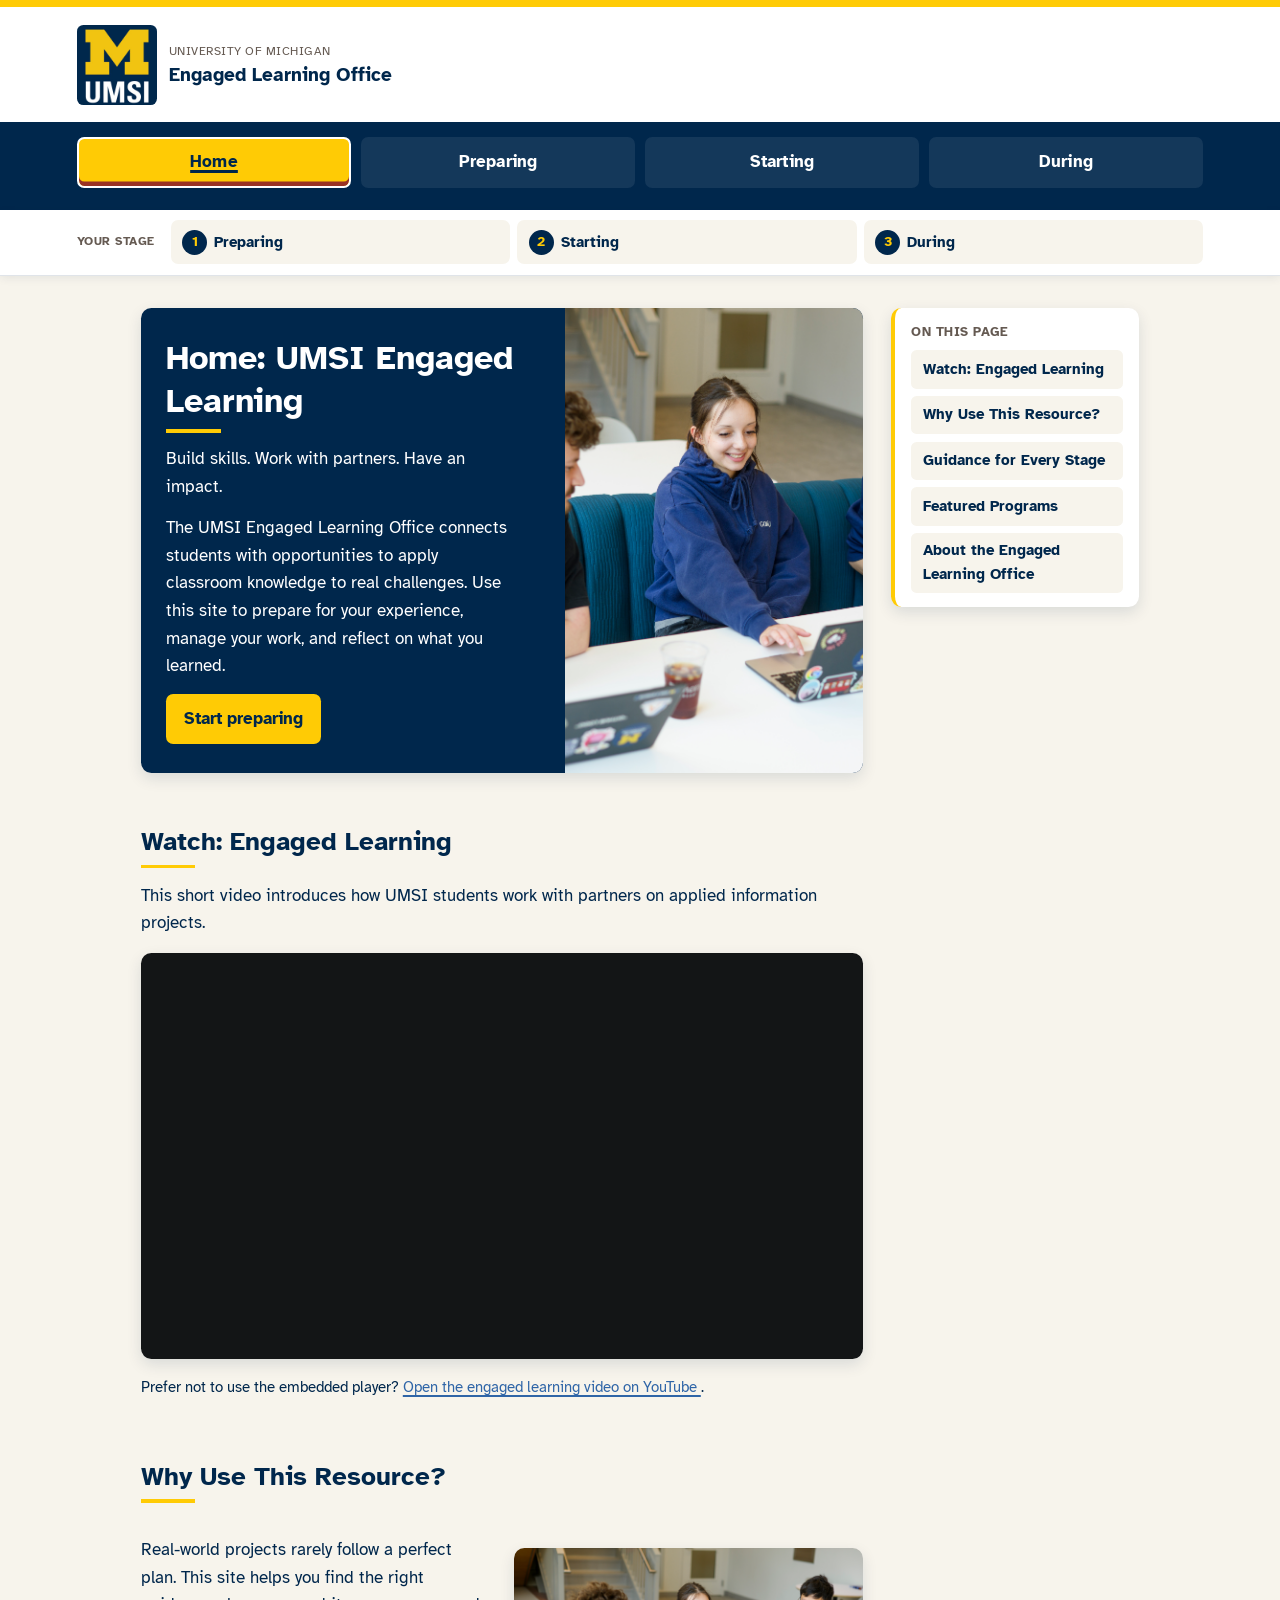
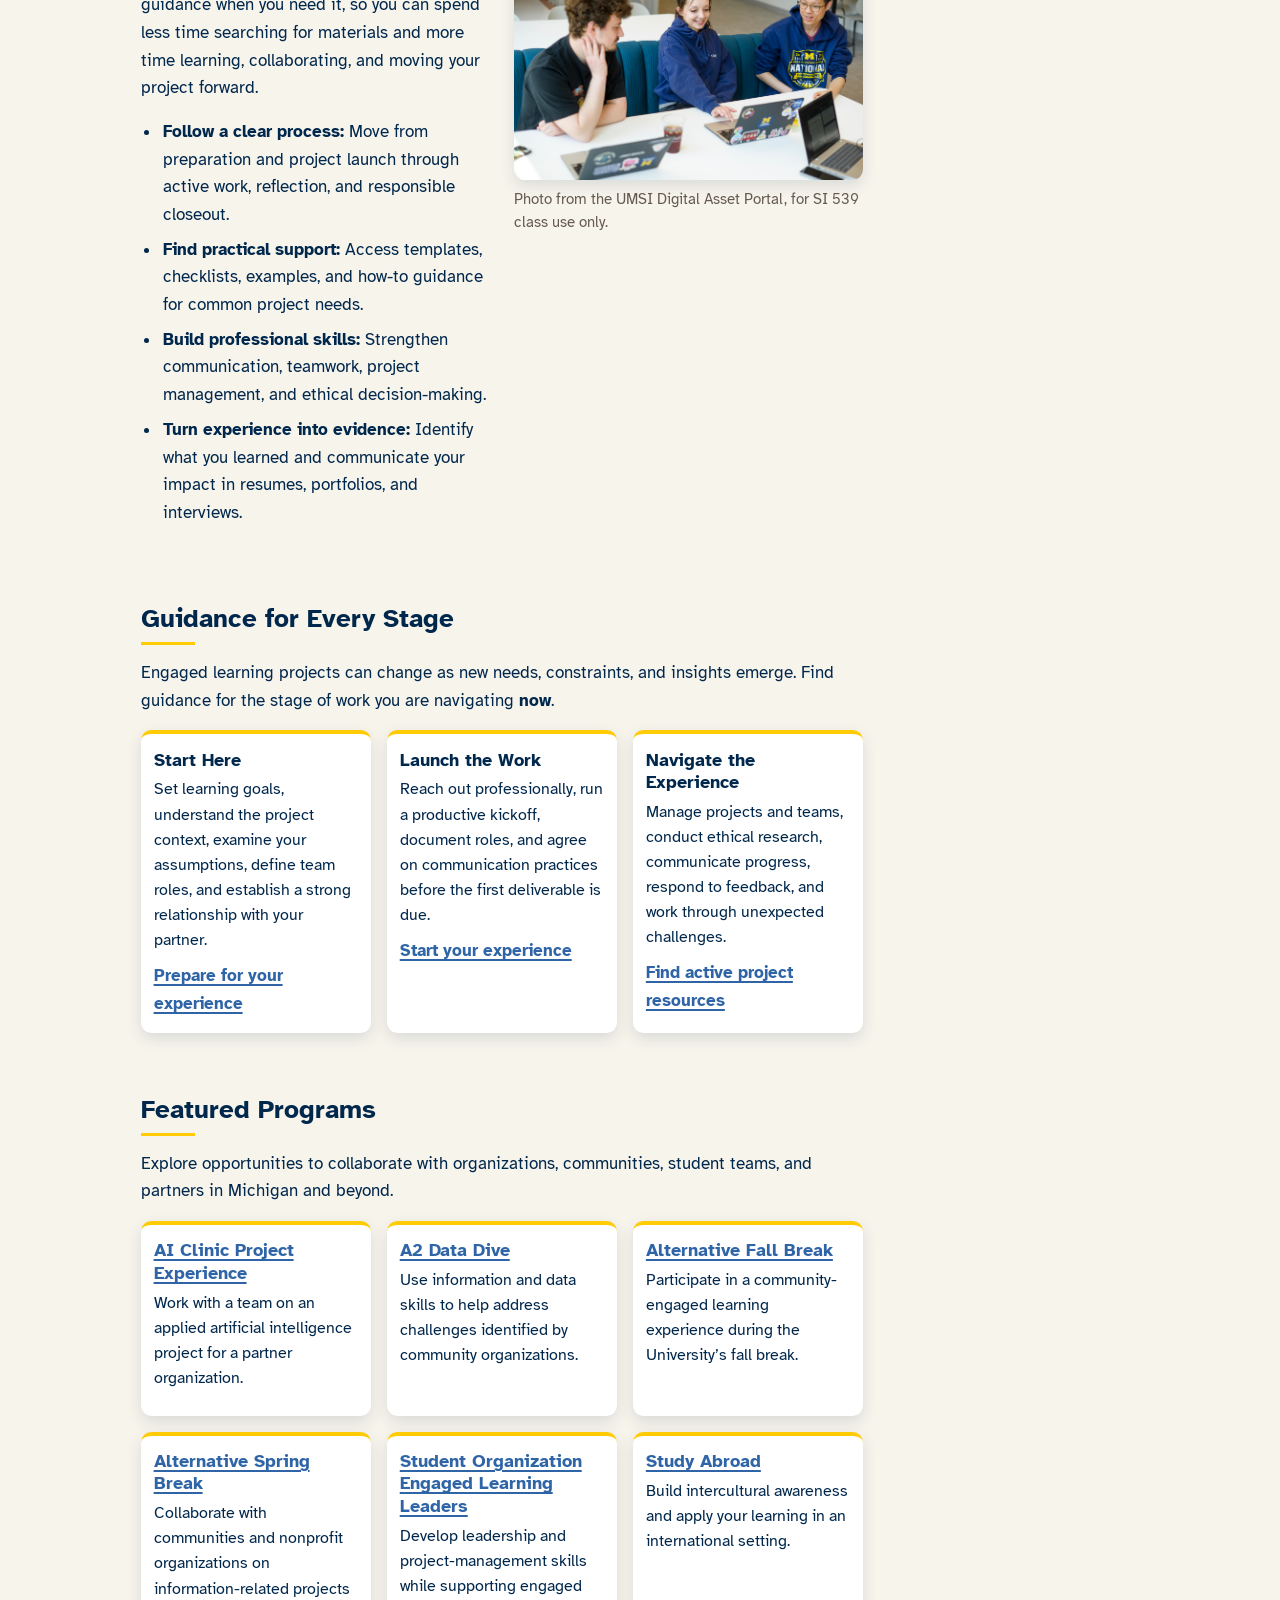
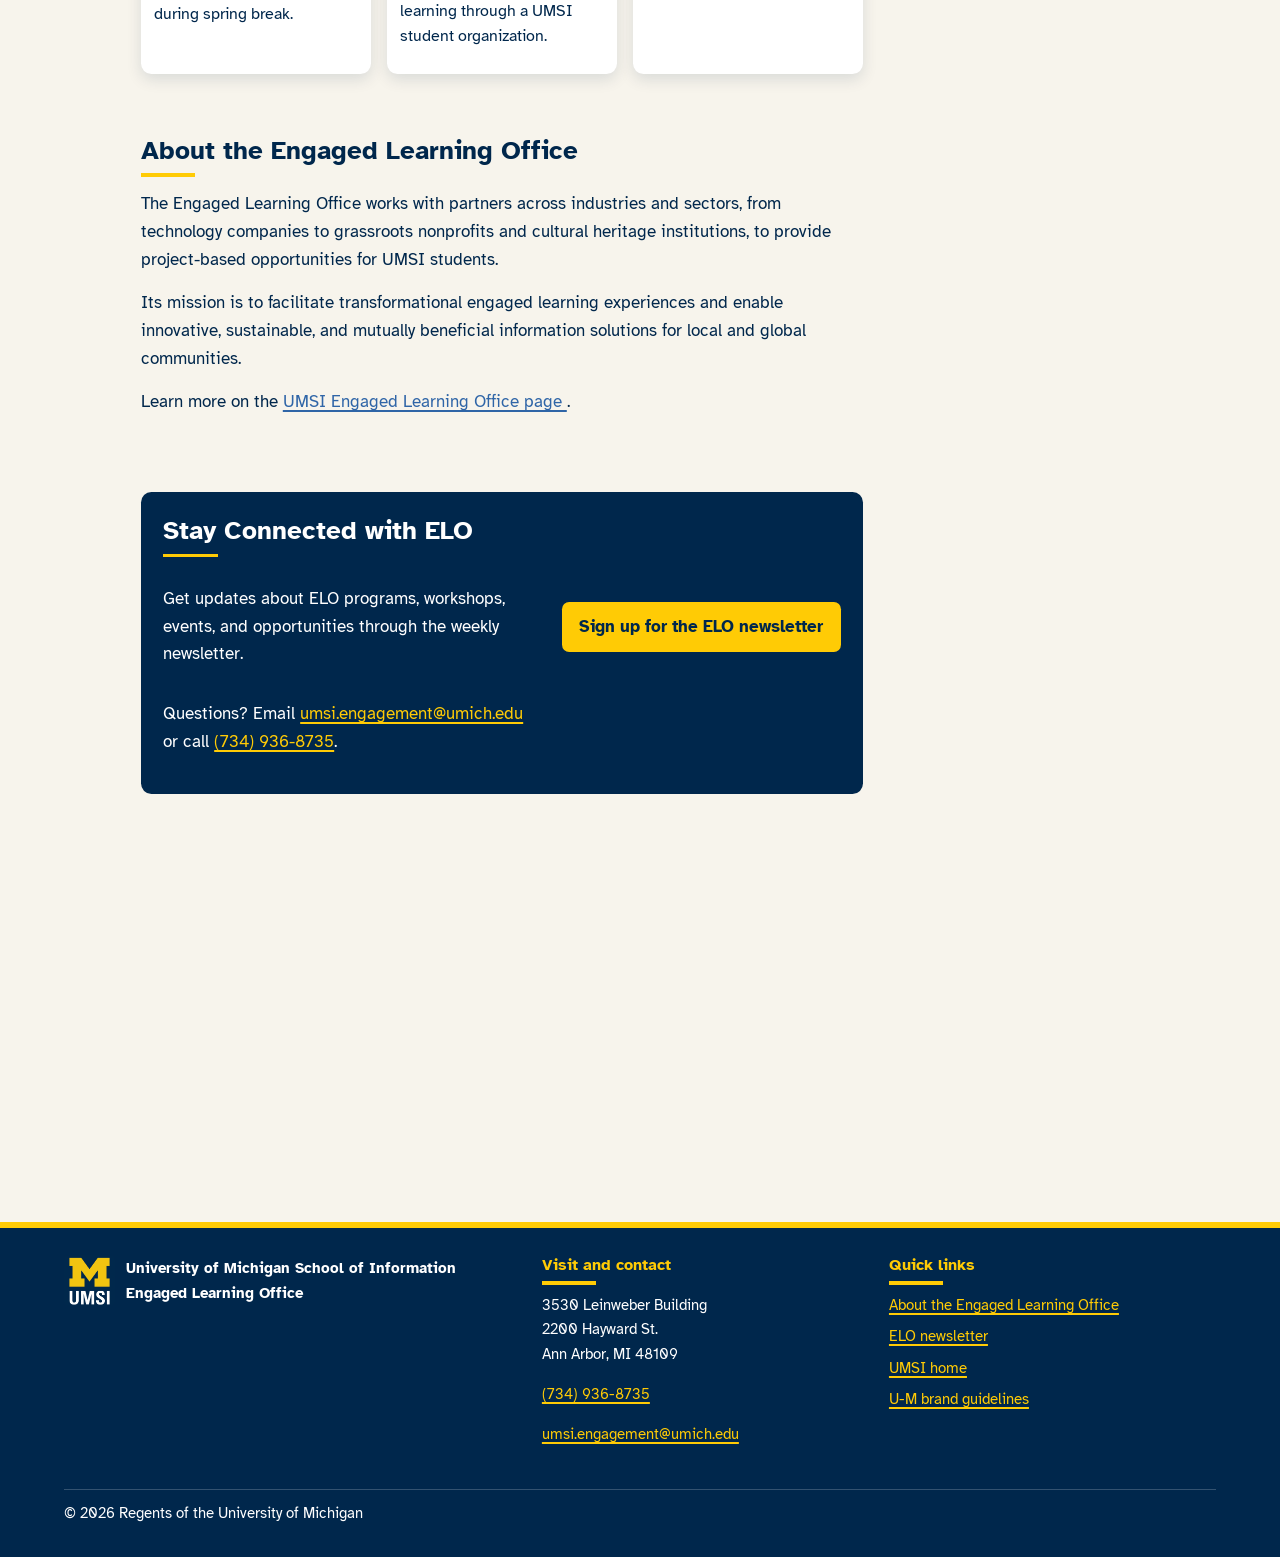
<file: index.html>
<!DOCTYPE html>
<html lang="en">
<head>
    <meta charset="UTF-8">
    <meta name="viewport" content="width=device-width, initial-scale=1.0">
    <meta name="theme-color" content="#00274C">
    <title>Home | UMSI Engaged Learning Office</title>
    <!-- Atkinson Hyperlegible is self-hosted in css/style.css (UM Brand typography recommendation)
         so the site uses only the two allowed stylesheets. -->
    <link rel="stylesheet" href="css/html5reset.css">
    <link rel="stylesheet" href="css/style.css">
    <link rel="icon" href="images/umsi-signature-informal.jpg">
</head>
<body>
    <a class="skip-link" href="#main">Skip to Main Content</a>

    <header class="site-header">
        <a class="brand" href="index.html">
            <img src="images/umsi-signature-informal.jpg" alt="University of Michigan School of Information">
            <div>
                <p class="brand-kicker">University of Michigan</p>
                <p class="brand-unit">Engaged Learning Office</p>
            </div>
        </a>
    </header>

    <nav class="site-nav" aria-label="Primary">
        <ul class="nav-list">
            <li><a href="index.html" aria-label="Home" aria-current="page"><span class="nav-label-short">Home</span><span class="nav-label-full">Home</span></a></li>
            <li><a href="preparing.html" aria-label="Preparing for your experience"><span class="nav-label-short">Prep</span><span class="nav-label-full">Preparing</span></a></li>
            <li><a href="starting.html" aria-label="Starting your experience"><span class="nav-label-short">Start</span><span class="nav-label-full">Starting</span></a></li>
            <li><a href="during.html" aria-label="During your experience"><span class="nav-label-short">During</span><span class="nav-label-full">During</span></a></li>
        </ul>
    </nav>

    <aside class="stage-rail" aria-label="Engaged learning stages">
        <div class="stage-rail-inner">
            <p class="stage-rail-label">Your stage</p>
            <ol class="stage-rail-list">
                <li><a href="preparing.html">Preparing</a></li>
                <li><a href="starting.html">Starting</a></li>
                <li><a href="during.html">During</a></li>
            </ol>
        </div>
    </aside>

    <main id="main" class="site-main has-toc" tabindex="-1">
        <section class="hero">
            <div class="hero-copy">
                <h1>Home: UMSI Engaged Learning</h1>
            <p class="lede">Build skills. Work with partners. Have an impact.</p>
            <p>The UMSI Engaged Learning Office connects students with opportunities to apply classroom knowledge to real challenges. Use this site to prepare for your experience, manage your work, and reflect on what you learned.</p>
            <a class="btn btn-primary" href="preparing.html">Start preparing</a>
            </div>
            <div class="hero-media">
                <img src="images/UMSI_ViewbookPHD2026_02.jpg" alt="PhD students sitting and talking while looking over computer screens.">
            </div>
        </section>

        <nav class="page-toc" aria-label="On this page" data-page-toc></nav>

        <section class="section">
            <h2>Watch: Engaged Learning</h2>
            <p>This short video introduces how UMSI students work with partners on applied information projects.</p>
            <div class="video-frame">
                <iframe src="https://www.youtube.com/embed/81ZO9RfIJEQ" title="YouTube video: Engaged learning at the University of Michigan School of Information" allow="accelerometer; clipboard-write; encrypted-media; gyroscope; picture-in-picture; web-share" referrerpolicy="strict-origin-when-cross-origin" allowfullscreen></iframe>
            </div>
            <p class="video-fallback">Prefer not to use the embedded player? <a href="https://www.youtube.com/watch?v=81ZO9RfIJEQ" target="_blank" rel="noopener noreferrer">Open the engaged learning video on YouTube <span class="visually-hidden">(opens in a new tab)</span></a>.</p>
            <!-- Note: YouTube iframes can trigger Axe ARIA notices that are caused by YouTube's player, not this page's markup. -->
        </section>

        <section class="section with-media">
            <h2>Why Use This Resource?</h2>
            <div class="text-col">
                <p>Real-world projects rarely follow a perfect plan. This site helps you find the right guidance when you need it, so you can spend less time searching for materials and more time learning, collaborating, and moving your project forward.</p>
                <ul class="checklist">
                    <li><strong>Follow a clear process:</strong> Move from preparation and project launch through active work, reflection, and responsible closeout.</li>
                    <li><strong>Find practical support:</strong> Access templates, checklists, examples, and how-to guidance for common project needs.</li>
                    <li><strong>Build professional skills:</strong> Strengthen communication, teamwork, project management, and ethical decision-making.</li>
                    <li><strong>Turn experience into evidence:</strong> Identify what you learned and communicate your impact in resumes, portfolios, and interviews.</li>
                </ul>
            </div>
            <div class="media-col">
                <figure>
                    <img class="photo" src="images/UMSI_ViewbookPHD2026_02.jpg" alt="PhD students sitting and talk and look over computer screens.">
                    <figcaption class="caption">Photo from the UMSI Digital Asset Portal, for SI 539 class use only.</figcaption>
                </figure>
            </div>
        </section>

        <section class="section">
            <h2>Guidance for Every Stage</h2>
            <p>Engaged learning projects can change as new needs, constraints, and insights emerge. Find guidance for the stage of work you are navigating <strong>now</strong>.</p>
            <div class="card-grid">
                <article class="card">
                    <h3>Start Here</h3>
                    <p>Set learning goals, understand the project context, examine your assumptions, define team roles, and establish a strong relationship with your partner.</p>
                    <a href="preparing.html">Prepare for your experience</a>
                </article>
                <article class="card">
                    <h3>Launch the Work</h3>
                    <p>Reach out professionally, run a productive kickoff, document roles, and agree on communication practices before the first deliverable is due.</p>
                    <a href="starting.html">Start your experience</a>
                </article>
                <article class="card">
                    <h3>Navigate the Experience</h3>
                    <p>Manage projects and teams, conduct ethical research, communicate progress, respond to feedback, and work through unexpected challenges.</p>
                    <a href="during.html">Find active project resources</a>
                </article>
            </div>
        </section>

        <section class="section">
            <h2>Featured Programs</h2>
            <p>Explore opportunities to collaborate with organizations, communities, student teams, and partners in Michigan and beyond.</p>
            <div class="program-grid">
                <article class="program-card">
                    <h3><a href="https://mcompass.umich.edu/_portal/tds-program-brochure?programid=12810" target="_blank" rel="noopener noreferrer">AI Clinic Project Experience <span class="visually-hidden">(opens in a new tab)</span></a></h3>
                    <p>Work with a team on an applied artificial intelligence project for a partner organization.</p>
                </article>
                <article class="program-card">
                    <h3><a href="https://mcompass.umich.edu/_portal/tds-program-brochure?programid=12556" target="_blank" rel="noopener noreferrer">A2 Data Dive <span class="visually-hidden">(opens in a new tab)</span></a></h3>
                    <p>Use information and data skills to help address challenges identified by community organizations.</p>
                </article>
                <article class="program-card">
                    <h3><a href="https://mcompass.umich.edu/_portal/tds-program-brochure?programid=11297" target="_blank" rel="noopener noreferrer">Alternative Fall Break <span class="visually-hidden">(opens in a new tab)</span></a></h3>
                    <p>Participate in a community-engaged learning experience during the University’s fall break.</p>
                </article>
                <article class="program-card">
                    <h3><a href="https://mcompass.umich.edu/_portal/tds-program-brochure?programid=10621" target="_blank" rel="noopener noreferrer">Alternative Spring Break <span class="visually-hidden">(opens in a new tab)</span></a></h3>
                    <p>Collaborate with communities and nonprofit organizations on information-related projects during spring break.</p>
                </article>
                <article class="program-card">
                    <h3><a href="https://mcompass.umich.edu/_portal/tds-program-brochure?programid=12294" target="_blank" rel="noopener noreferrer">Student Organization Engaged Learning Leaders <span class="visually-hidden">(opens in a new tab)</span></a></h3>
                    <p>Develop leadership and project-management skills while supporting engaged learning through a UMSI student organization.</p>
                </article>
                <article class="program-card">
                    <h3><a href="https://www.si.umich.edu/student-life/study-abroad" target="_blank" rel="noopener noreferrer">Study Abroad <span class="visually-hidden">(opens in a new tab)</span></a></h3>
                    <p>Build intercultural awareness and apply your learning in an international setting.</p>
                </article>
            </div>
        </section>

        <section class="section">
            <h2>About the Engaged Learning Office</h2>
            <p>The Engaged Learning Office works with partners across industries and sectors, from technology companies to grassroots nonprofits and cultural heritage institutions, to provide project-based opportunities for UMSI students.</p>
            <p>Its mission is to facilitate transformational engaged learning experiences and enable innovative, sustainable, and mutually beneficial information solutions for local and global communities.</p>
            <p>Learn more on the <a href="https://www.si.umich.edu/programs/engaged-learning/about-engaged-learning-office" target="_blank" rel="noopener noreferrer">UMSI Engaged Learning Office page <span class="visually-hidden">(opens in a new tab)</span></a>.</p>
        </section>

        <aside class="connect">
            <h2>Stay Connected with ELO</h2>
            <p>Get updates about ELO programs, workshops, events, and opportunities through the weekly newsletter.</p>
            <p><a class="btn btn-primary" href="https://umsi.info/elo-newsletter" target="_blank" rel="noopener noreferrer">Sign up for the ELO newsletter <span class="visually-hidden">(opens in a new tab)</span></a></p>
            <p>Questions? Email <a href="mailto:umsi.engagement@umich.edu">umsi.engagement@umich.edu</a> or call <a href="tel:+17349368735">(734) 936-8735</a>.</p>
        </aside>
    </main>

    <footer class="site-footer">
        <div class="footer-grid">
            <div class="footer-mark">
                <img src="images/umsi-signature-informal.jpg" alt="">
                <p>University of Michigan School of Information<br>Engaged Learning Office</p>
            </div>
            <div>
                <h2>Visit and contact</h2>
                <address>
                    3530 Leinweber Building<br>
                    2200 Hayward St.<br>
                    Ann Arbor, MI 48109
                </address>
                <p><a href="tel:+17349368735">(734) 936-8735</a></p>
                <p><a href="mailto:umsi.engagement@umich.edu">umsi.engagement@umich.edu</a></p>
            </div>
            <div>
                <h2>Quick links</h2>
                <ul>
                    <li><a href="https://www.si.umich.edu/programs/engaged-learning/about-engaged-learning-office">About the Engaged Learning Office</a></li>
                    <li><a href="https://umsi.info/elo-newsletter">ELO newsletter</a></li>
                    <li><a href="https://www.si.umich.edu/">UMSI home</a></li>
                    <li><a href="https://brand.umich.edu/">U-M brand guidelines</a></li>
                </ul>
            </div>
            <p class="copyright">&copy; <span class="js-year">2026</span> Regents of the University of Michigan</p>
        </div>
    </footer>

    <!--
      Content adapted from the SI 539 starter files (Jackie) and the ELO Content Document,
      with edits for structure, typos, and mobile presentation.
      Program links from UMSI / MCompass. Contact details from https://www.si.umich.edu/about-umsi/contact-us
      UMSI Digital Asset Portal images are for this class project only and should not be redistributed.
    -->
    <script src="js/main.js" defer></script>
</body>
</html>
</file>
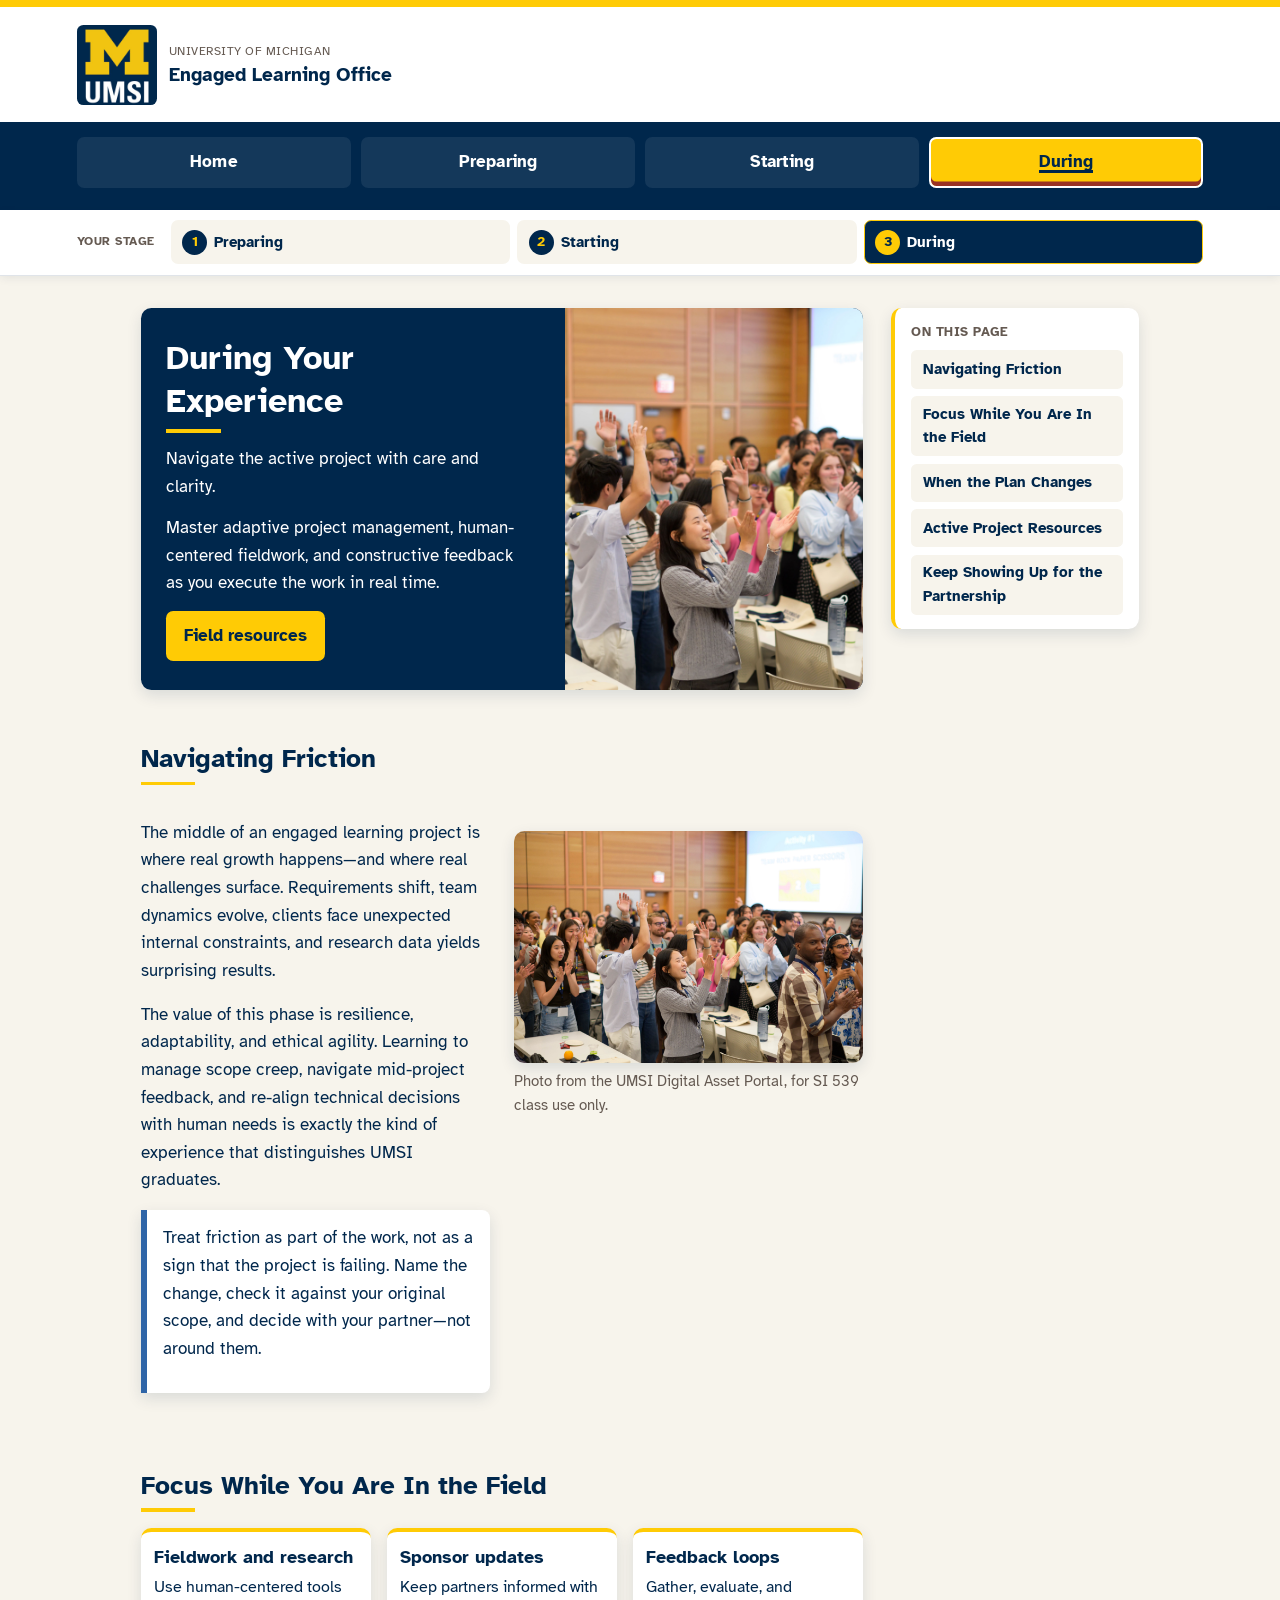
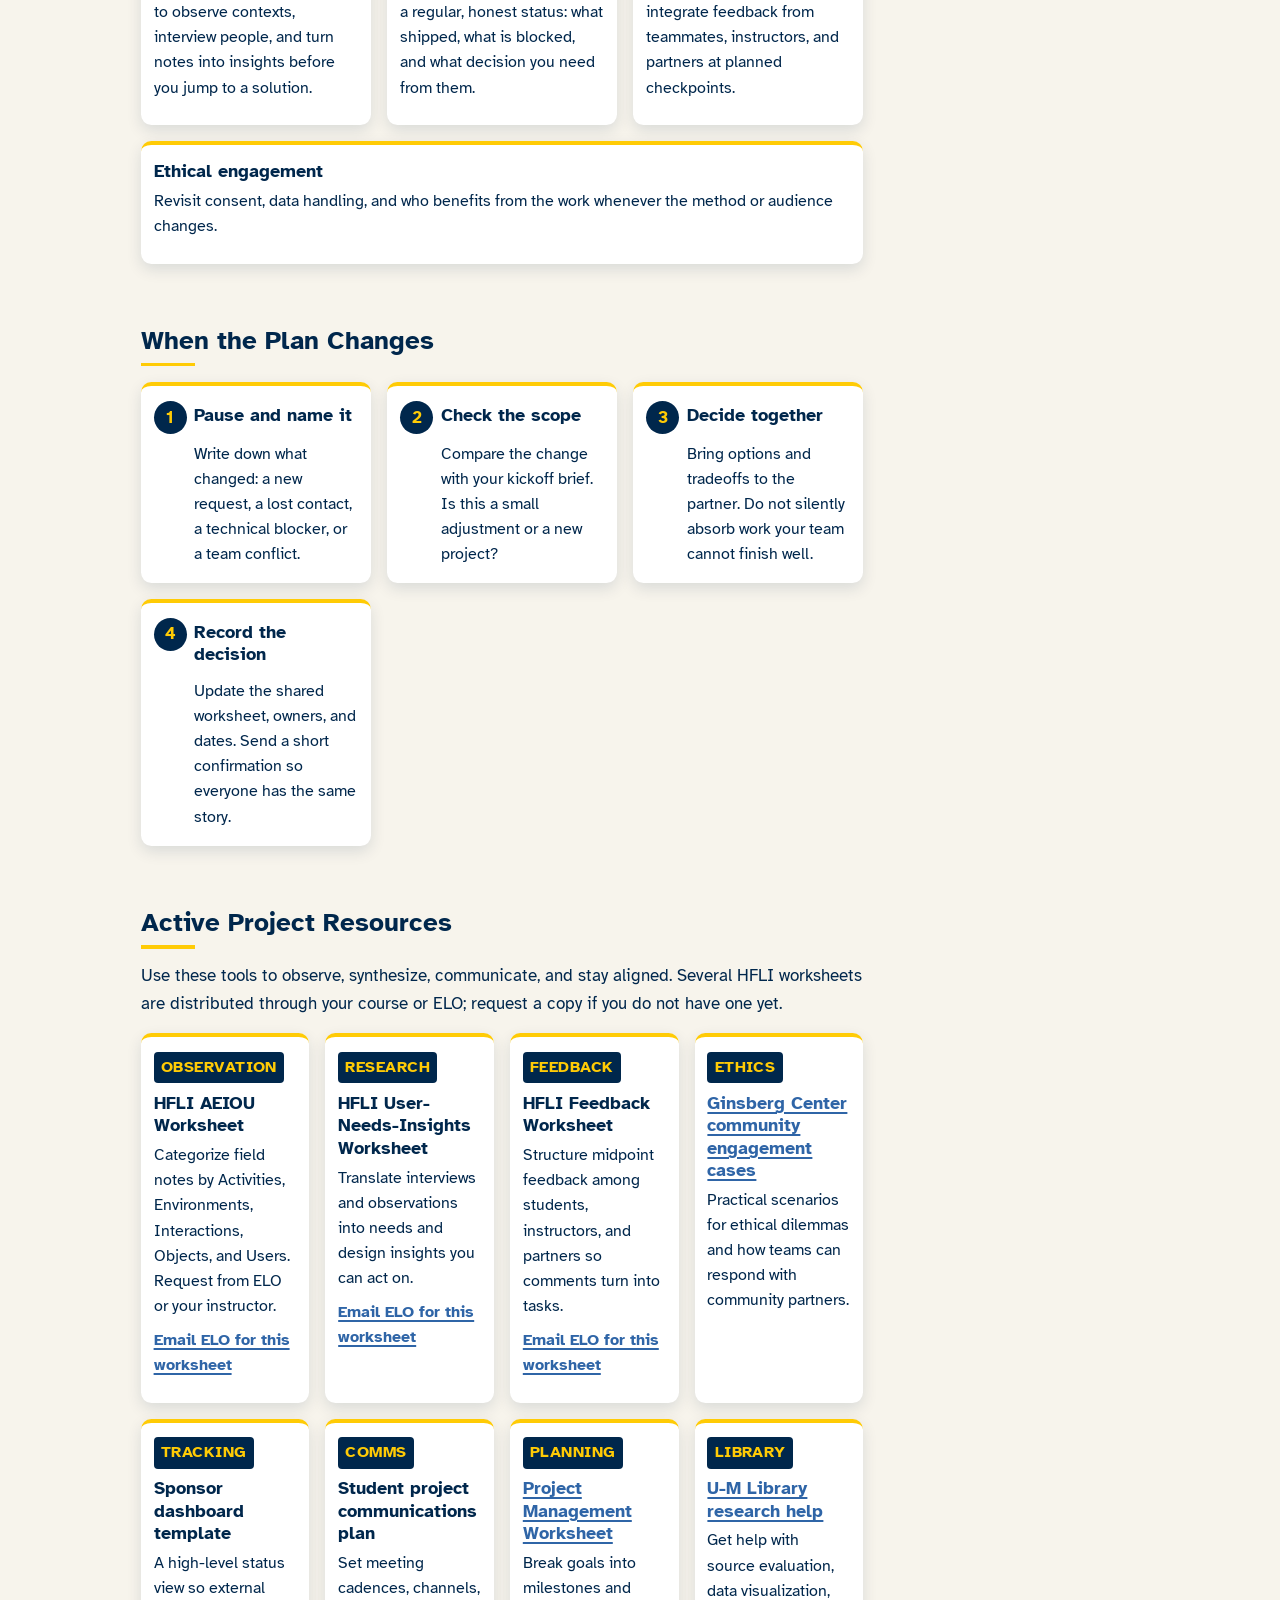
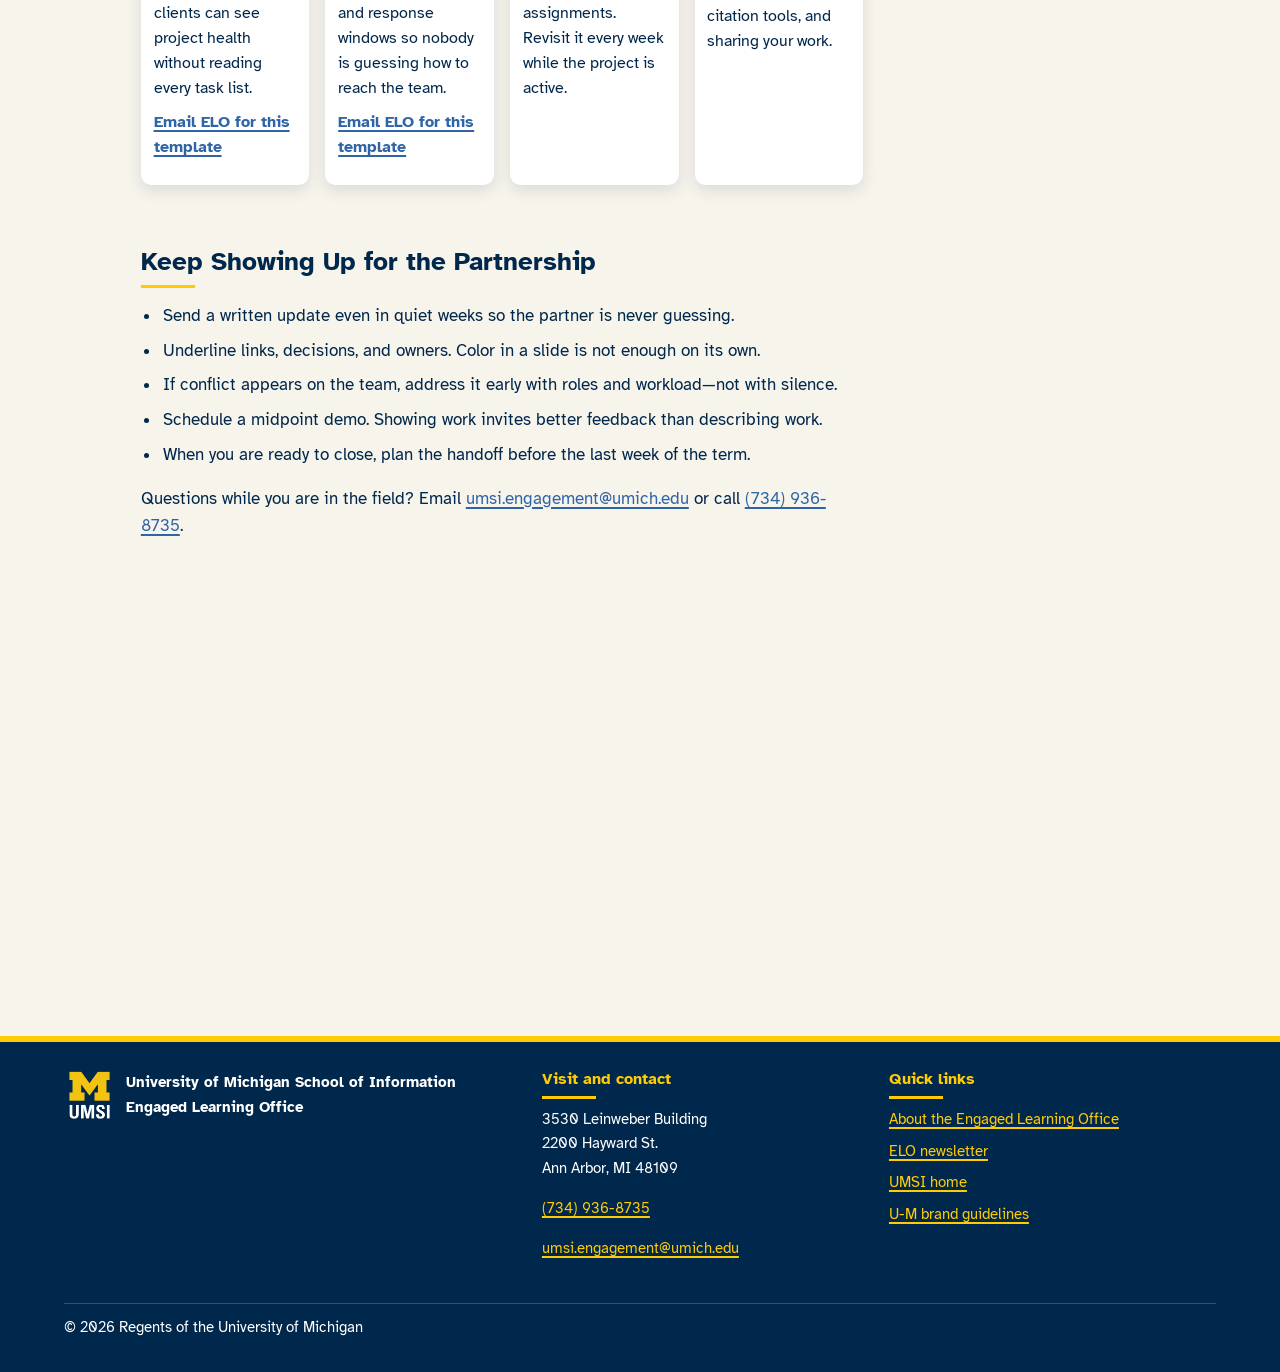
<file: during.html>
<!DOCTYPE html>
<html lang="en">
<head>
    <meta charset="UTF-8">
    <meta name="viewport" content="width=device-width, initial-scale=1.0">
    <meta name="theme-color" content="#00274C">
    <title>During Your Experience | UMSI Engaged Learning Office</title>
    <link rel="stylesheet" href="css/html5reset.css">
    <link rel="stylesheet" href="css/style.css">
    <link rel="icon" href="images/umsi-signature-informal.jpg">
</head>
<body>
    <a class="skip-link" href="#main">Skip to Main Content</a>

    <header class="site-header">
        <a class="brand" href="index.html">
            <img src="images/umsi-signature-informal.jpg" alt="University of Michigan School of Information">
            <div>
                <p class="brand-kicker">University of Michigan</p>
                <p class="brand-unit">Engaged Learning Office</p>
            </div>
        </a>
    </header>

    <nav class="site-nav" aria-label="Primary">
        <ul class="nav-list">
            <li><a href="index.html" aria-label="Home"><span class="nav-label-short">Home</span><span class="nav-label-full">Home</span></a></li>
            <li><a href="preparing.html" aria-label="Preparing for your experience"><span class="nav-label-short">Prep</span><span class="nav-label-full">Preparing</span></a></li>
            <li><a href="starting.html" aria-label="Starting your experience"><span class="nav-label-short">Start</span><span class="nav-label-full">Starting</span></a></li>
            <li><a href="during.html" aria-label="During your experience" aria-current="page"><span class="nav-label-short">During</span><span class="nav-label-full">During</span></a></li>
        </ul>
    </nav>

    <aside class="stage-rail" aria-label="Engaged learning stages">
        <div class="stage-rail-inner">
            <p class="stage-rail-label">Your stage</p>
            <ol class="stage-rail-list">
                <li><a href="preparing.html">Preparing</a></li>
                <li><a href="starting.html">Starting</a></li>
                <li><a href="during.html" aria-current="page">During</a></li>
            </ol>
        </div>
    </aside>

    <main id="main" class="site-main has-toc" tabindex="-1">
        <section class="hero">
            <div class="hero-copy">
                <h1>During Your Experience</h1>
            <p class="lede">Navigate the active project with care and clarity.</p>
            <p>Master adaptive project management, human-centered fieldwork, and constructive feedback as you execute the work in real time.</p>
            <a class="btn btn-primary" href="#resources">Field resources</a>
            </div>
            <div class="hero-media">
                <img src="images/UMSI_MastersOrientation_081825_01.jpg" alt="Students working together in a classroom with enthusiasm and engagement.">
            </div>
        </section>

        <nav class="page-toc" aria-label="On this page" data-page-toc></nav>

        <section class="section with-media">
            <h2>Navigating Friction</h2>
            <div class="text-col">
                <p>The middle of an engaged learning project is where real growth happens—and where real challenges surface. Requirements shift, team dynamics evolve, clients face unexpected internal constraints, and research data yields surprising results.</p>
                <p>The value of this phase is resilience, adaptability, and ethical agility. Learning to manage scope creep, navigate mid-project feedback, and re-align technical decisions with human needs is exactly the kind of experience that distinguishes UMSI graduates.</p>
                <div class="callout">
                    <p>Treat friction as part of the work, not as a sign that the project is failing. Name the change, check it against your original scope, and decide with your partner—not around them.</p>
                </div>
            </div>
            <div class="media-col">
                <figure>
                    <img class="photo" src="images/UMSI_MastersOrientation_081825_01.jpg" alt="Students working together in a classroom, shows enthusiasm and engagement in the project.">
                    <figcaption class="caption">Photo from the UMSI Digital Asset Portal, for SI 539 class use only.</figcaption>
                </figure>
            </div>
        </section>

        <section class="section">
            <h2>Focus While You Are In the Field</h2>
            <div class="card-grid">
                <article class="card">
                    <h3>Fieldwork and research</h3>
                    <p>Use human-centered tools to observe contexts, interview people, and turn notes into insights before you jump to a solution.</p>
                </article>
                <article class="card">
                    <h3>Sponsor updates</h3>
                    <p>Keep partners informed with a regular, honest status: what shipped, what is blocked, and what decision you need from them.</p>
                </article>
                <article class="card">
                    <h3>Feedback loops</h3>
                    <p>Gather, evaluate, and integrate feedback from teammates, instructors, and partners at planned checkpoints.</p>
                </article>
                <article class="card">
                    <h3>Ethical engagement</h3>
                    <p>Revisit consent, data handling, and who benefits from the work whenever the method or audience changes.</p>
                </article>
            </div>
        </section>

        <section class="section">
            <h2>When the Plan Changes</h2>
            <div class="step-grid">
                <article class="step-card">
                    <span class="step-num" aria-hidden="true">1</span>
                    <h3>Pause and name it</h3>
                    <p>Write down what changed: a new request, a lost contact, a technical blocker, or a team conflict.</p>
                </article>
                <article class="step-card">
                    <span class="step-num" aria-hidden="true">2</span>
                    <h3>Check the scope</h3>
                    <p>Compare the change with your kickoff brief. Is this a small adjustment or a new project?</p>
                </article>
                <article class="step-card">
                    <span class="step-num" aria-hidden="true">3</span>
                    <h3>Decide together</h3>
                    <p>Bring options and tradeoffs to the partner. Do not silently absorb work your team cannot finish well.</p>
                </article>
                <article class="step-card">
                    <span class="step-num" aria-hidden="true">4</span>
                    <h3>Record the decision</h3>
                    <p>Update the shared worksheet, owners, and dates. Send a short confirmation so everyone has the same story.</p>
                </article>
            </div>
        </section>

        <section class="section" id="resources">
            <h2>Active Project Resources</h2>
            <p>Use these tools to observe, synthesize, communicate, and stay aligned. Several HFLI worksheets are distributed through your course or ELO; request a copy if you do not have one yet.</p>
            <div class="resource-grid">
                <article class="resource-card">
                    <p class="tag">Observation</p>
                    <h3>HFLI AEIOU Worksheet</h3>
                    <p>Categorize field notes by Activities, Environments, Interactions, Objects, and Users. Request from ELO or your instructor.</p>
                    <p><a href="mailto:umsi.engagement@umich.edu?subject=Request%20for%20HFLI%20AEIOU%20Worksheet">Email ELO for this worksheet</a></p>
                </article>
                <article class="resource-card">
                    <p class="tag">Research</p>
                    <h3>HFLI User-Needs-Insights Worksheet</h3>
                    <p>Translate interviews and observations into needs and design insights you can act on.</p>
                    <p><a href="mailto:umsi.engagement@umich.edu?subject=Request%20for%20User-Needs-Insights%20Worksheet">Email ELO for this worksheet</a></p>
                </article>
                <article class="resource-card">
                    <p class="tag">Feedback</p>
                    <h3>HFLI Feedback Worksheet</h3>
                    <p>Structure midpoint feedback among students, instructors, and partners so comments turn into tasks.</p>
                    <p><a href="mailto:umsi.engagement@umich.edu?subject=Request%20for%20HFLI%20Feedback%20Worksheet">Email ELO for this worksheet</a></p>
                </article>
                <article class="resource-card">
                    <p class="tag">Ethics</p>
                    <h3><a href="https://ginsberg.umich.edu/" target="_blank" rel="noopener noreferrer">Ginsberg Center community engagement cases <span class="visually-hidden">(opens in a new tab)</span></a></h3>
                    <p>Practical scenarios for ethical dilemmas and how teams can respond with community partners.</p>
                </article>
                <article class="resource-card">
                    <p class="tag">Tracking</p>
                    <h3>Sponsor dashboard template</h3>
                    <p>A high-level status view so external clients can see project health without reading every task list.</p>
                    <p><a href="mailto:umsi.engagement@umich.edu?subject=Request%20for%20Sponsor%20Dashboard%20Template">Email ELO for this template</a></p>
                </article>
                <article class="resource-card">
                    <p class="tag">Comms</p>
                    <h3>Student project communications plan</h3>
                    <p>Set meeting cadences, channels, and response windows so nobody is guessing how to reach the team.</p>
                    <p><a href="mailto:umsi.engagement@umich.edu?subject=Request%20for%20Communications%20Plan%20Template">Email ELO for this template</a></p>
                </article>
                <article class="resource-card">
                    <p class="tag">Planning</p>
                    <h3><a href="https://docs.google.com/document/d/1twc-7TYWmb_PNrOBiDI1NuJqJAuhluTICr22GRd_NLc/edit?usp=drive_link" target="_blank" rel="noopener noreferrer">Project Management Worksheet <span class="visually-hidden">(opens in a new tab)</span></a></h3>
                    <p>Break goals into milestones and assignments. Revisit it every week while the project is active.</p>
                </article>
                <article class="resource-card">
                    <p class="tag">Library</p>
                    <h3><a href="https://www.lib.umich.edu/research-and-scholarship/help-research" target="_blank" rel="noopener noreferrer">U-M Library research help <span class="visually-hidden">(opens in a new tab)</span></a></h3>
                    <p>Get help with source evaluation, data visualization, citation tools, and sharing your work.</p>
                </article>
            </div>
        </section>

        <section class="section">
            <h2>Keep Showing Up for the Partnership</h2>
            <ul class="checklist">
                <li>Send a written update even in quiet weeks so the partner is never guessing.</li>
                <li>Underline links, decisions, and owners. Color in a slide is not enough on its own.</li>
                <li>If conflict appears on the team, address it early with roles and workload—not with silence.</li>
                <li>Schedule a midpoint demo. Showing work invites better feedback than describing work.</li>
                <li>When you are ready to close, plan the handoff before the last week of the term.</li>
            </ul>
            <p>Questions while you are in the field? Email <a href="mailto:umsi.engagement@umich.edu">umsi.engagement@umich.edu</a> or call <a href="tel:+17349368735">(734) 936-8735</a>.</p>
        </section>
    </main>

    <footer class="site-footer">
        <div class="footer-grid">
            <div class="footer-mark">
                <img src="images/umsi-signature-informal.jpg" alt="">
                <p>University of Michigan School of Information<br>Engaged Learning Office</p>
            </div>
            <div>
                <h2>Visit and contact</h2>
                <address>
                    3530 Leinweber Building<br>
                    2200 Hayward St.<br>
                    Ann Arbor, MI 48109
                </address>
                <p><a href="tel:+17349368735">(734) 936-8735</a></p>
                <p><a href="mailto:umsi.engagement@umich.edu">umsi.engagement@umich.edu</a></p>
            </div>
            <div>
                <h2>Quick links</h2>
                <ul>
                    <li><a href="https://www.si.umich.edu/programs/engaged-learning/about-engaged-learning-office">About the Engaged Learning Office</a></li>
                    <li><a href="https://umsi.info/elo-newsletter">ELO newsletter</a></li>
                    <li><a href="https://www.si.umich.edu/">UMSI home</a></li>
                    <li><a href="https://brand.umich.edu/">U-M brand guidelines</a></li>
                </ul>
            </div>
            <p class="copyright">&copy; <span class="js-year">2026</span> Regents of the University of Michigan</p>
        </div>
    </footer>

    <!--
      During-page content adapted from the SI 539 ELO Content Document (During the Experience).
      Resource table converted to cards for mobile readability. HFLI worksheets are requested via
      ELO email because public file URLs were not provided in the content packet.
    -->
    <script src="js/main.js" defer></script>
</body>
</html>
</file>
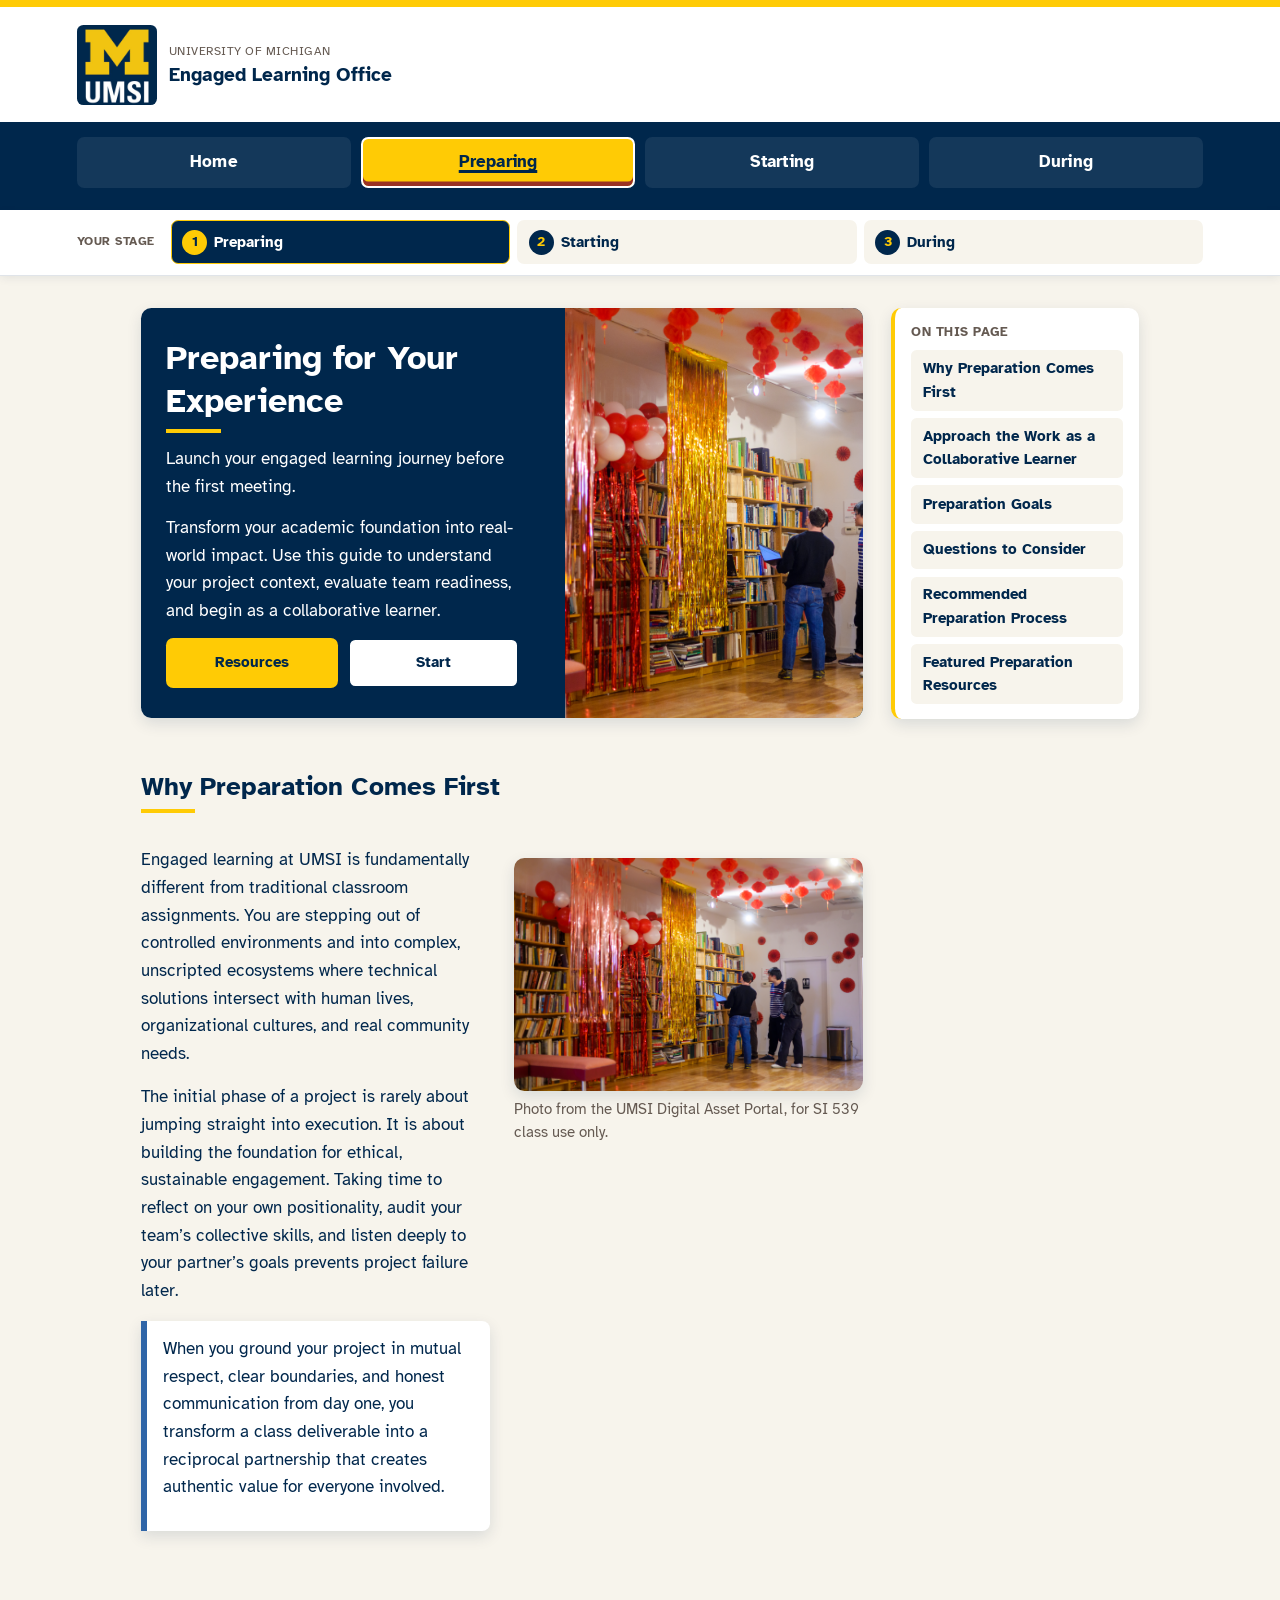
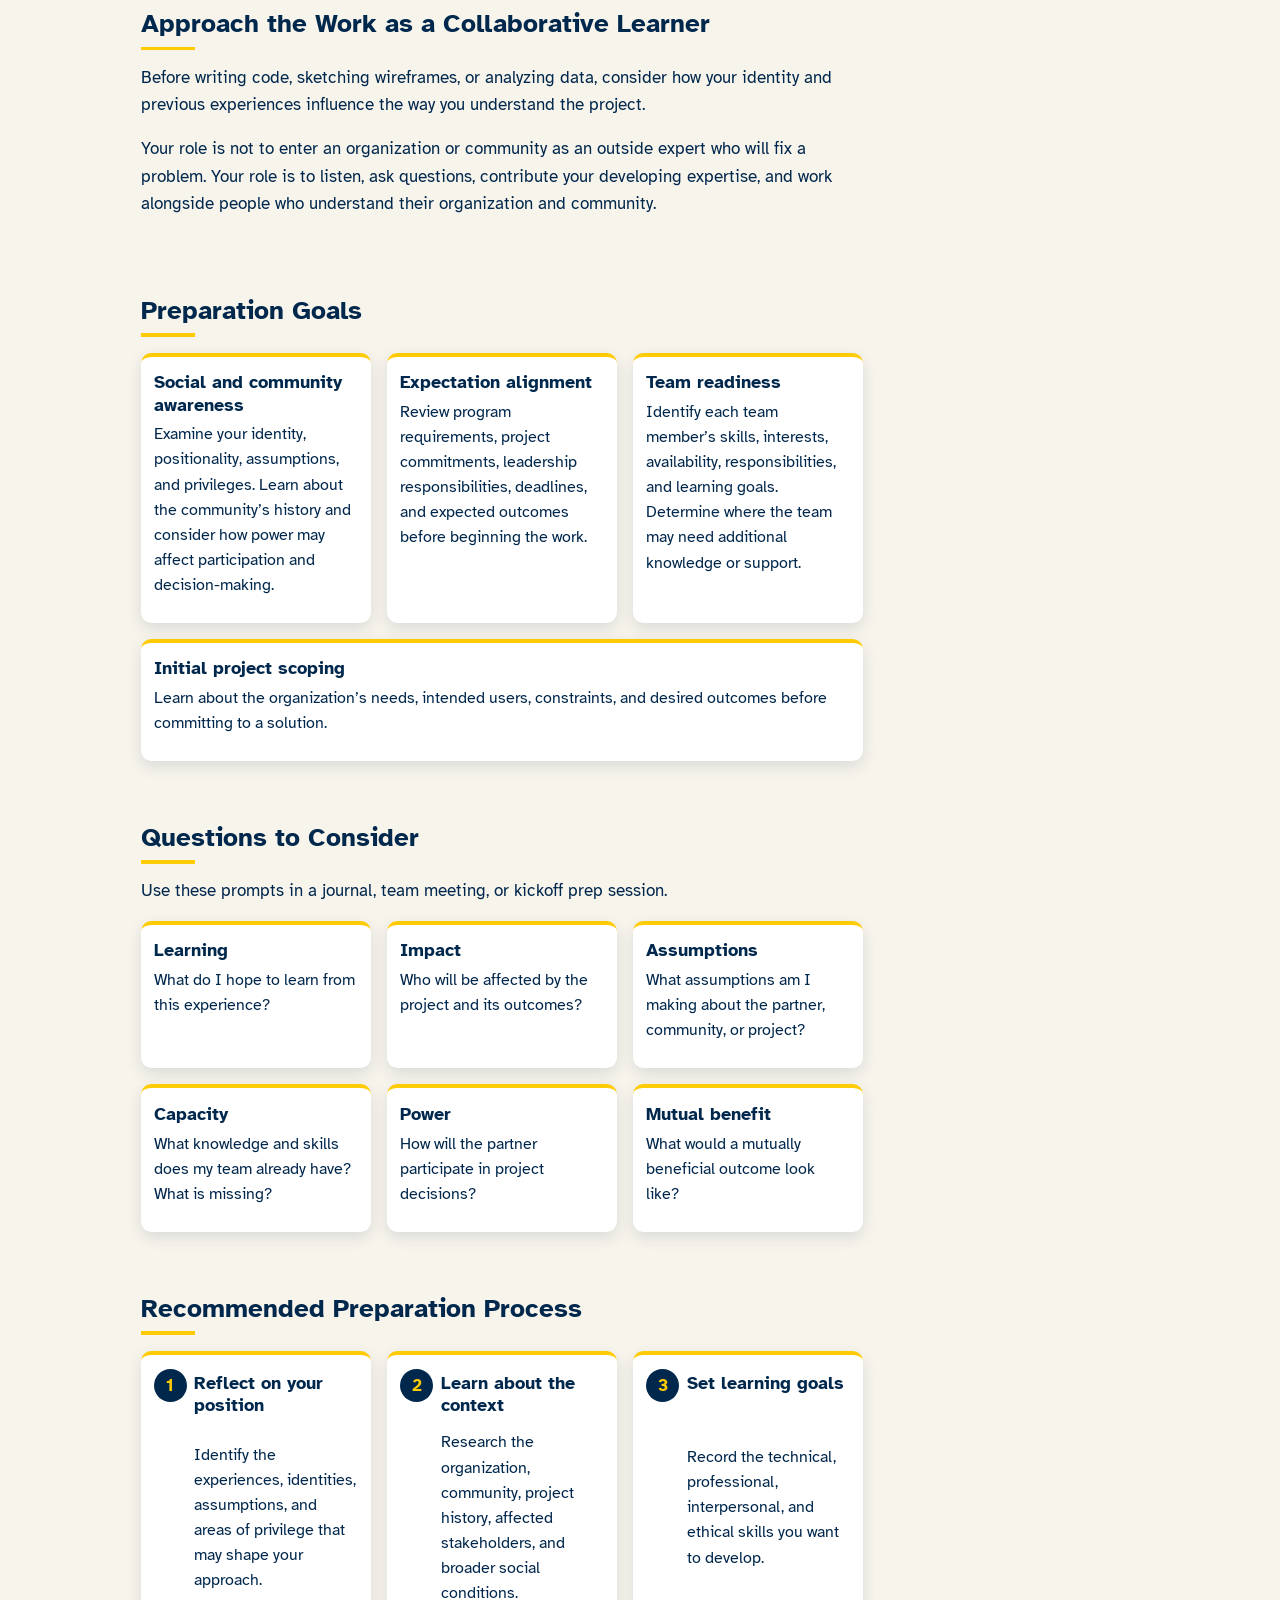
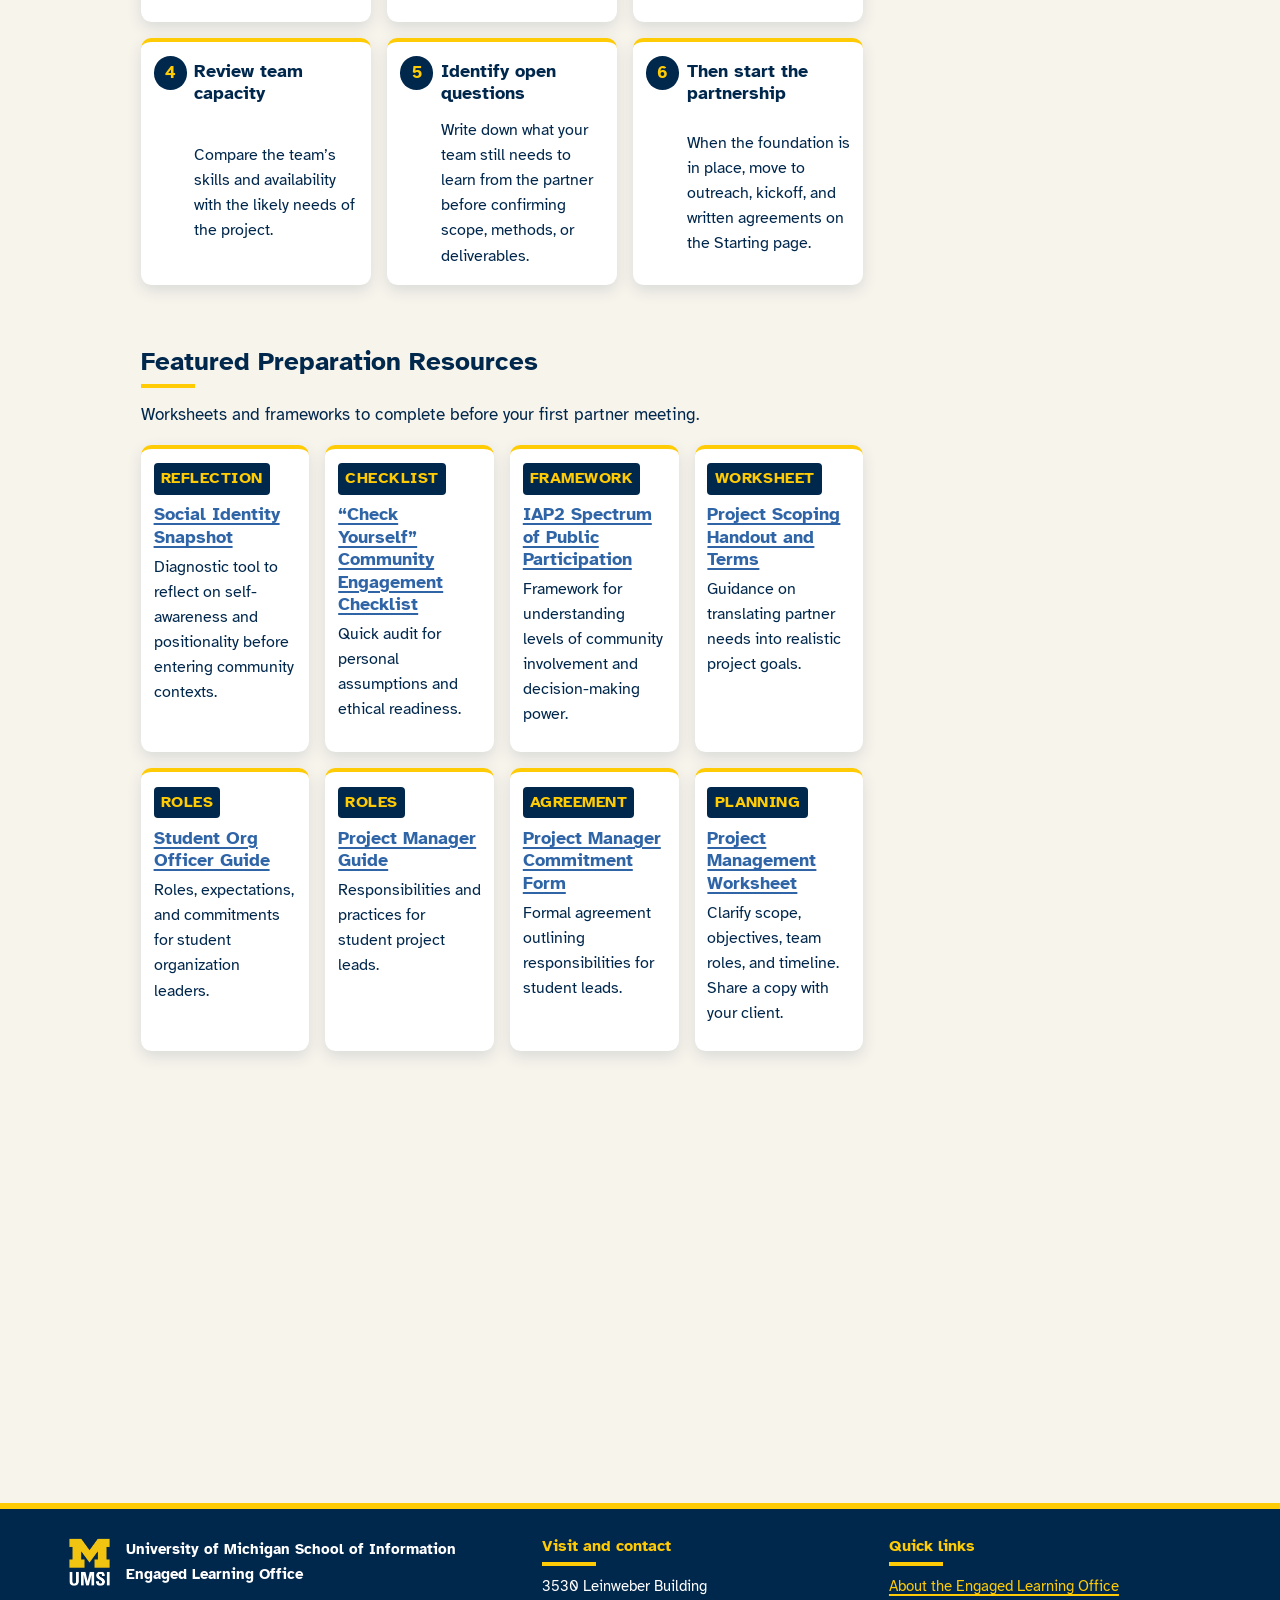
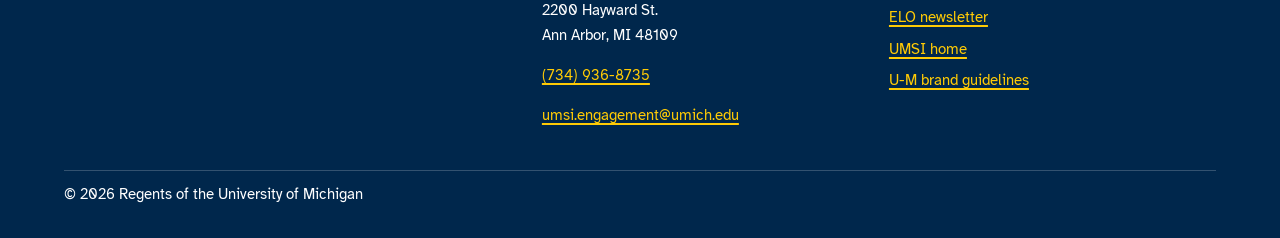
<file: preparing.html>
<!DOCTYPE html>
<html lang="en">
<head>
    <meta charset="UTF-8">
    <meta name="viewport" content="width=device-width, initial-scale=1.0">
    <meta name="theme-color" content="#00274C">
    <title>Preparing for Your Experience | UMSI Engaged Learning Office</title>
    <link rel="stylesheet" href="css/html5reset.css">
    <link rel="stylesheet" href="css/style.css">
    <link rel="icon" href="images/umsi-signature-informal.jpg">
</head>
<body>
    <a class="skip-link" href="#main">Skip to Main Content</a>

    <header class="site-header">
        <a class="brand" href="index.html">
            <img src="images/umsi-signature-informal.jpg" alt="University of Michigan School of Information">
            <div>
                <p class="brand-kicker">University of Michigan</p>
                <p class="brand-unit">Engaged Learning Office</p>
            </div>
        </a>
    </header>

    <nav class="site-nav" aria-label="Primary">
        <ul class="nav-list">
            <li><a href="index.html" aria-label="Home"><span class="nav-label-short">Home</span><span class="nav-label-full">Home</span></a></li>
            <li><a href="preparing.html" aria-label="Preparing for your experience" aria-current="page"><span class="nav-label-short">Prep</span><span class="nav-label-full">Preparing</span></a></li>
            <li><a href="starting.html" aria-label="Starting your experience"><span class="nav-label-short">Start</span><span class="nav-label-full">Starting</span></a></li>
            <li><a href="during.html" aria-label="During your experience"><span class="nav-label-short">During</span><span class="nav-label-full">During</span></a></li>
        </ul>
    </nav>

    <aside class="stage-rail" aria-label="Engaged learning stages">
        <div class="stage-rail-inner">
            <p class="stage-rail-label">Your stage</p>
            <ol class="stage-rail-list">
                <li><a href="preparing.html" aria-current="page">Preparing</a></li>
                <li><a href="starting.html">Starting</a></li>
                <li><a href="during.html">During</a></li>
            </ol>
        </div>
    </aside>

    <main id="main" class="site-main has-toc" tabindex="-1">
        <section class="hero">
            <div class="hero-copy">
                <h1>Preparing for Your Experience</h1>
            <p class="lede">Launch your engaged learning journey before the first meeting.</p>
            <p>Transform your academic foundation into real-world impact. Use this guide to understand your project context, evaluate team readiness, and begin as a collaborative learner.</p>
            <div class="cta-row">
                <a class="btn btn-primary" href="#resources">Resources</a>
                <a class="btn btn-secondary" href="starting.html">Start</a>
            </div>
            </div>
            <div class="hero-media">
                <img src="images/UMSI_ASBChineseAmericanMuseumChicago_2026_04.jpg" alt="Students in Chicago for alternative spring break.">
            </div>
        </section>

        <nav class="page-toc" aria-label="On this page" data-page-toc></nav>

        <section class="section with-media">
            <h2>Why Preparation Comes First</h2>
            <div class="text-col">
                <p>Engaged learning at UMSI is fundamentally different from traditional classroom assignments. You are stepping out of controlled environments and into complex, unscripted ecosystems where technical solutions intersect with human lives, organizational cultures, and real community needs.</p>
                <p>The initial phase of a project is rarely about jumping straight into execution. It is about building the foundation for ethical, sustainable engagement. Taking time to reflect on your own positionality, audit your team’s collective skills, and listen deeply to your partner’s goals prevents project failure later.</p>
                <div class="callout">
                    <p>When you ground your project in mutual respect, clear boundaries, and honest communication from day one, you transform a class deliverable into a reciprocal partnership that creates authentic value for everyone involved.</p>
                </div>
            </div>
            <div class="media-col">
                <figure>
                    <img class="photo" src="images/UMSI_ASBChineseAmericanMuseumChicago_2026_04.jpg" alt="Students in Chicago for alternative spring break">
                    <figcaption class="caption">Photo from the UMSI Digital Asset Portal, for SI 539 class use only.</figcaption>
                </figure>
            </div>
        </section>

        <section class="section">
            <h2>Approach the Work as a Collaborative Learner</h2>
            <p>Before writing code, sketching wireframes, or analyzing data, consider how your identity and previous experiences influence the way you understand the project.</p>
            <p>Your role is not to enter an organization or community as an outside expert who will fix a problem. Your role is to listen, ask questions, contribute your developing expertise, and work alongside people who understand their organization and community.</p>
        </section>

        <section class="section">
            <h2>Preparation Goals</h2>
            <div class="card-grid">
                <article class="card">
                    <h3>Social and community awareness</h3>
                    <p>Examine your identity, positionality, assumptions, and privileges. Learn about the community’s history and consider how power may affect participation and decision-making.</p>
                </article>
                <article class="card">
                    <h3>Expectation alignment</h3>
                    <p>Review program requirements, project commitments, leadership responsibilities, deadlines, and expected outcomes before beginning the work.</p>
                </article>
                <article class="card">
                    <h3>Team readiness</h3>
                    <p>Identify each team member’s skills, interests, availability, responsibilities, and learning goals. Determine where the team may need additional knowledge or support.</p>
                </article>
                <article class="card">
                    <h3>Initial project scoping</h3>
                    <p>Learn about the organization’s needs, intended users, constraints, and desired outcomes before committing to a solution.</p>
                </article>
            </div>
        </section>

        <section class="section">
            <h2>Questions to Consider</h2>
            <p>Use these prompts in a journal, team meeting, or kickoff prep session.</p>
            <div class="question-grid">
                <article class="question-card">
                    <h3>Learning</h3>
                    <p>What do I hope to learn from this experience?</p>
                </article>
                <article class="question-card">
                    <h3>Impact</h3>
                    <p>Who will be affected by the project and its outcomes?</p>
                </article>
                <article class="question-card">
                    <h3>Assumptions</h3>
                    <p>What assumptions am I making about the partner, community, or project?</p>
                </article>
                <article class="question-card">
                    <h3>Capacity</h3>
                    <p>What knowledge and skills does my team already have? What is missing?</p>
                </article>
                <article class="question-card">
                    <h3>Power</h3>
                    <p>How will the partner participate in project decisions?</p>
                </article>
                <article class="question-card">
                    <h3>Mutual benefit</h3>
                    <p>What would a mutually beneficial outcome look like?</p>
                </article>
            </div>
        </section>

        <section class="section">
            <h2>Recommended Preparation Process</h2>
            <div class="step-grid">
                <article class="step-card">
                    <span class="step-num" aria-hidden="true">1</span>
                    <h3>Reflect on your position</h3>
                    <p>Identify the experiences, identities, assumptions, and areas of privilege that may shape your approach.</p>
                </article>
                <article class="step-card">
                    <span class="step-num" aria-hidden="true">2</span>
                    <h3>Learn about the context</h3>
                    <p>Research the organization, community, project history, affected stakeholders, and broader social conditions.</p>
                </article>
                <article class="step-card">
                    <span class="step-num" aria-hidden="true">3</span>
                    <h3>Set learning goals</h3>
                    <p>Record the technical, professional, interpersonal, and ethical skills you want to develop.</p>
                </article>
                <article class="step-card">
                    <span class="step-num" aria-hidden="true">4</span>
                    <h3>Review team capacity</h3>
                    <p>Compare the team’s skills and availability with the likely needs of the project.</p>
                </article>
                <article class="step-card">
                    <span class="step-num" aria-hidden="true">5</span>
                    <h3>Identify open questions</h3>
                    <p>Write down what your team still needs to learn from the partner before confirming scope, methods, or deliverables.</p>
                </article>
                <article class="step-card">
                    <span class="step-num" aria-hidden="true">6</span>
                    <h3>Then start the partnership</h3>
                    <p>When the foundation is in place, move to outreach, kickoff, and written agreements on the Starting page.</p>
                </article>
            </div>
        </section>

        <section class="section" id="resources">
            <h2>Featured Preparation Resources</h2>
            <p>Worksheets and frameworks to complete before your first partner meeting.</p>
            <div class="resource-grid">
                <article class="resource-card">
                    <p class="tag">Reflection</p>
                    <h3><a href="https://sites.lsa.umich.edu/equitable-teaching/social-identity-snapshot" target="_blank" rel="noopener noreferrer">Social Identity Snapshot <span class="visually-hidden">(opens in a new tab)</span></a></h3>
                    <p>Diagnostic tool to reflect on self-awareness and positionality before entering community contexts.</p>
                </article>
                <article class="resource-card">
                    <p class="tag">Checklist</p>
                    <h3><a href="https://docs.google.com/document/d/1Qt9YeStVwDHjwJhOLAz42JSNQR2lFMurdUtxtdrGkuc/edit?tab=t.0#heading=h.ch0bvccjkrzn" target="_blank" rel="noopener noreferrer">“Check Yourself” Community Engagement Checklist <span class="visually-hidden">(opens in a new tab)</span></a></h3>
                    <p>Quick audit for personal assumptions and ethical readiness.</p>
                </article>
                <article class="resource-card">
                    <p class="tag">Framework</p>
                    <h3><a href="https://drive.google.com/file/d/1zc1RNlrDxV51-muOERdDTnINQcquJpOA/view?usp=sharing" target="_blank" rel="noopener noreferrer">IAP2 Spectrum of Public Participation <span class="visually-hidden">(opens in a new tab)</span></a></h3>
                    <p>Framework for understanding levels of community involvement and decision-making power.</p>
                </article>
                <article class="resource-card">
                    <p class="tag">Worksheet</p>
                    <h3><a href="https://docs.google.com/document/d/1TrEDolwmOIlXgYgAP9VvlOGoYOwFfe6KxzZOgZSVYVw/edit?usp=drive_link" target="_blank" rel="noopener noreferrer">Project Scoping Handout and Terms <span class="visually-hidden">(opens in a new tab)</span></a></h3>
                    <p>Guidance on translating partner needs into realistic project goals.</p>
                </article>
                <article class="resource-card">
                    <p class="tag">Roles</p>
                    <h3><a href="https://docs.google.com/document/d/1AexsV_JeSd0kRUBbcifZpfBu6y6Zi8Y0iJScp1I3gkM/edit?usp=drive_link" target="_blank" rel="noopener noreferrer">Student Org Officer Guide <span class="visually-hidden">(opens in a new tab)</span></a></h3>
                    <p>Roles, expectations, and commitments for student organization leaders.</p>
                </article>
                <article class="resource-card">
                    <p class="tag">Roles</p>
                    <h3><a href="https://docs.google.com/document/d/1uwOOS0TrXWzcSShj8DUFpckWo0t1UNu_Q7WVbZnLhX0/edit" target="_blank" rel="noopener noreferrer">Project Manager Guide <span class="visually-hidden">(opens in a new tab)</span></a></h3>
                    <p>Responsibilities and practices for student project leads.</p>
                </article>
                <article class="resource-card">
                    <p class="tag">Agreement</p>
                    <h3><a href="https://docs.google.com/document/d/1U4lCNGyWKJ3C2i_VgFqAR45Z4zF1FehuthuqT-M2wdI/edit?usp=drive_link" target="_blank" rel="noopener noreferrer">Project Manager Commitment Form <span class="visually-hidden">(opens in a new tab)</span></a></h3>
                    <p>Formal agreement outlining responsibilities for student leads.</p>
                </article>
                <article class="resource-card">
                    <p class="tag">Planning</p>
                    <h3><a href="https://docs.google.com/document/d/1twc-7TYWmb_PNrOBiDI1NuJqJAuhluTICr22GRd_NLc/edit?usp=drive_link" target="_blank" rel="noopener noreferrer">Project Management Worksheet <span class="visually-hidden">(opens in a new tab)</span></a></h3>
                    <p>Clarify scope, objectives, team roles, and timeline. Share a copy with your client.</p>
                </article>
            </div>
        </section>
    </main>

    <footer class="site-footer">
        <div class="footer-grid">
            <div class="footer-mark">
                <img src="images/umsi-signature-informal.jpg" alt="">
                <p>University of Michigan School of Information<br>Engaged Learning Office</p>
            </div>
            <div>
                <h2>Visit and contact</h2>
                <address>
                    3530 Leinweber Building<br>
                    2200 Hayward St.<br>
                    Ann Arbor, MI 48109
                </address>
                <p><a href="tel:+17349368735">(734) 936-8735</a></p>
                <p><a href="mailto:umsi.engagement@umich.edu">umsi.engagement@umich.edu</a></p>
            </div>
            <div>
                <h2>Quick links</h2>
                <ul>
                    <li><a href="https://www.si.umich.edu/programs/engaged-learning/about-engaged-learning-office">About the Engaged Learning Office</a></li>
                    <li><a href="https://umsi.info/elo-newsletter">ELO newsletter</a></li>
                    <li><a href="https://www.si.umich.edu/">UMSI home</a></li>
                    <li><a href="https://brand.umich.edu/">U-M brand guidelines</a></li>
                </ul>
            </div>
            <p class="copyright">&copy; <span class="js-year">2026</span> Regents of the University of Michigan</p>
        </div>
    </footer>

    <!--
      Preparing-page content adapted from the SI 539 ELO Content Document and Jackie’s starter prep.html.
      Resource URLs from the starter file. Contact details from the UMSI contact page.
    -->
    <script src="js/main.js" defer></script>
</body>
</html>
</file>
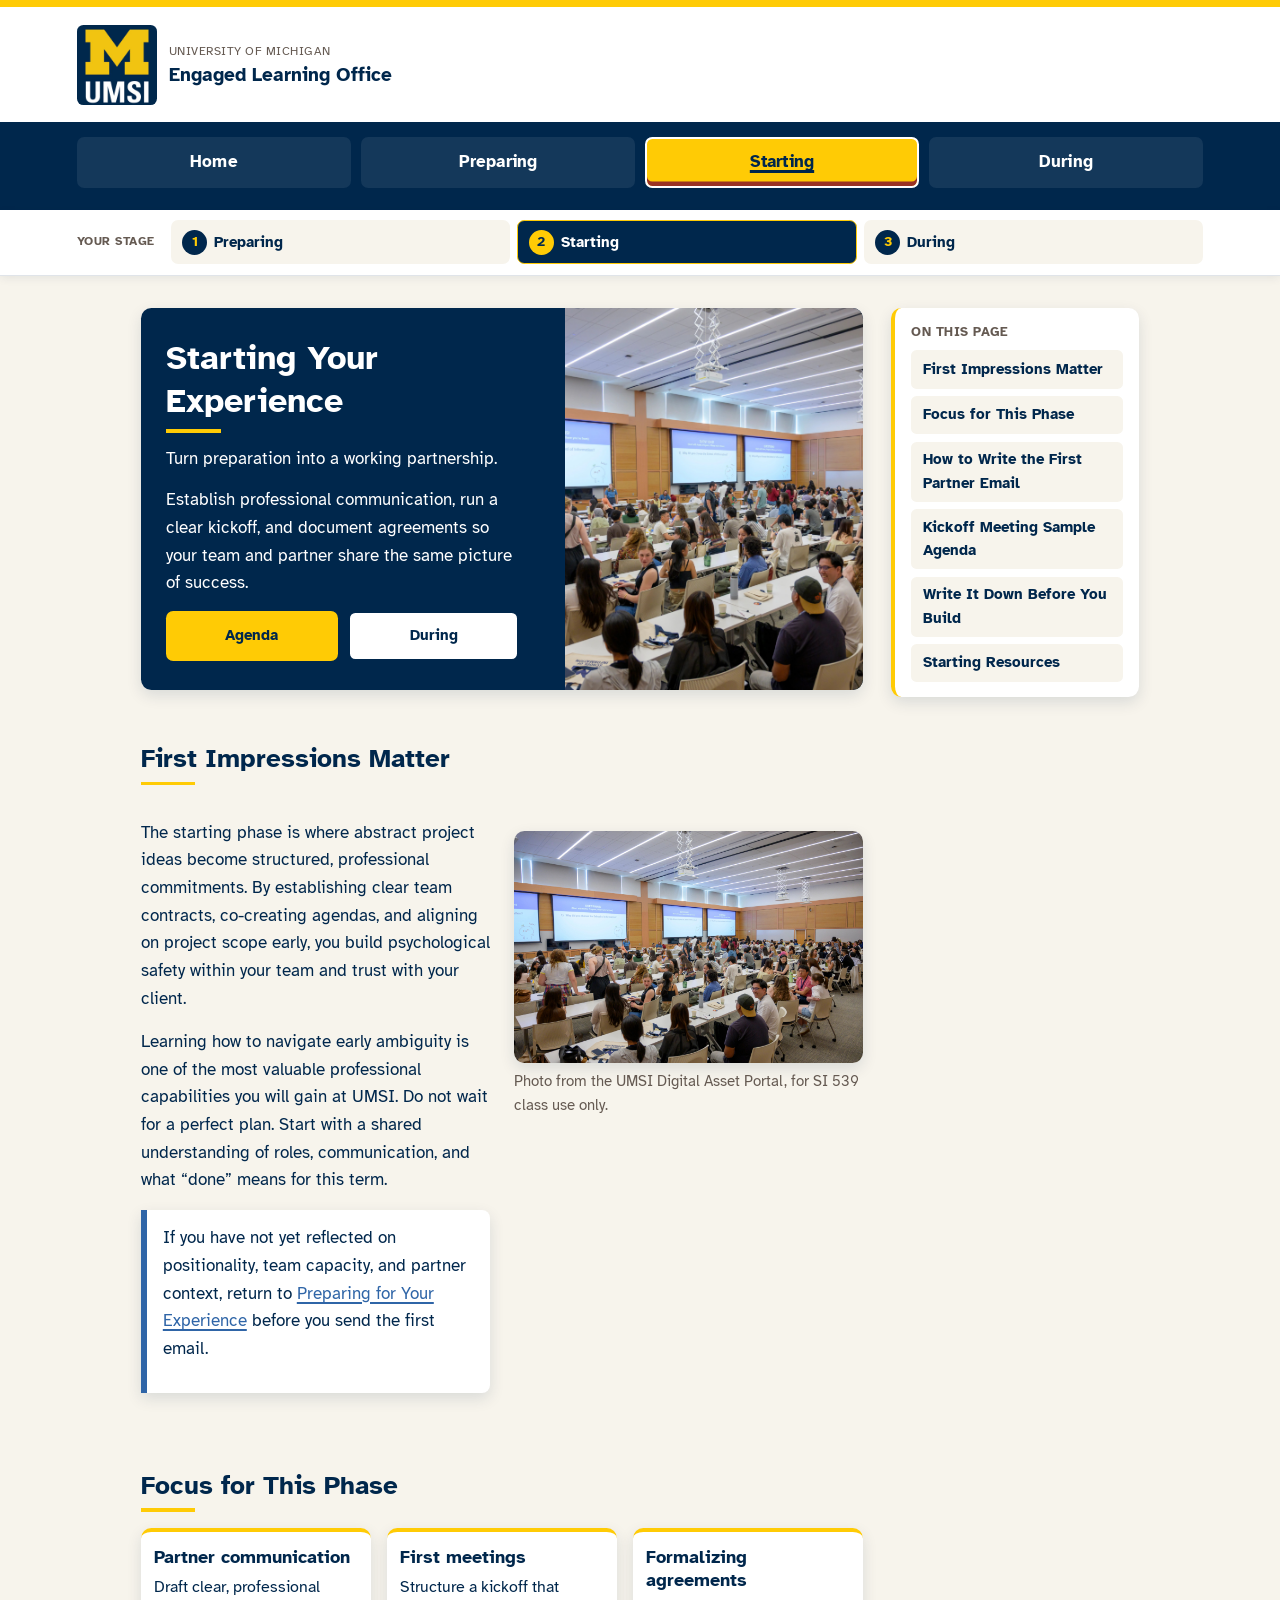
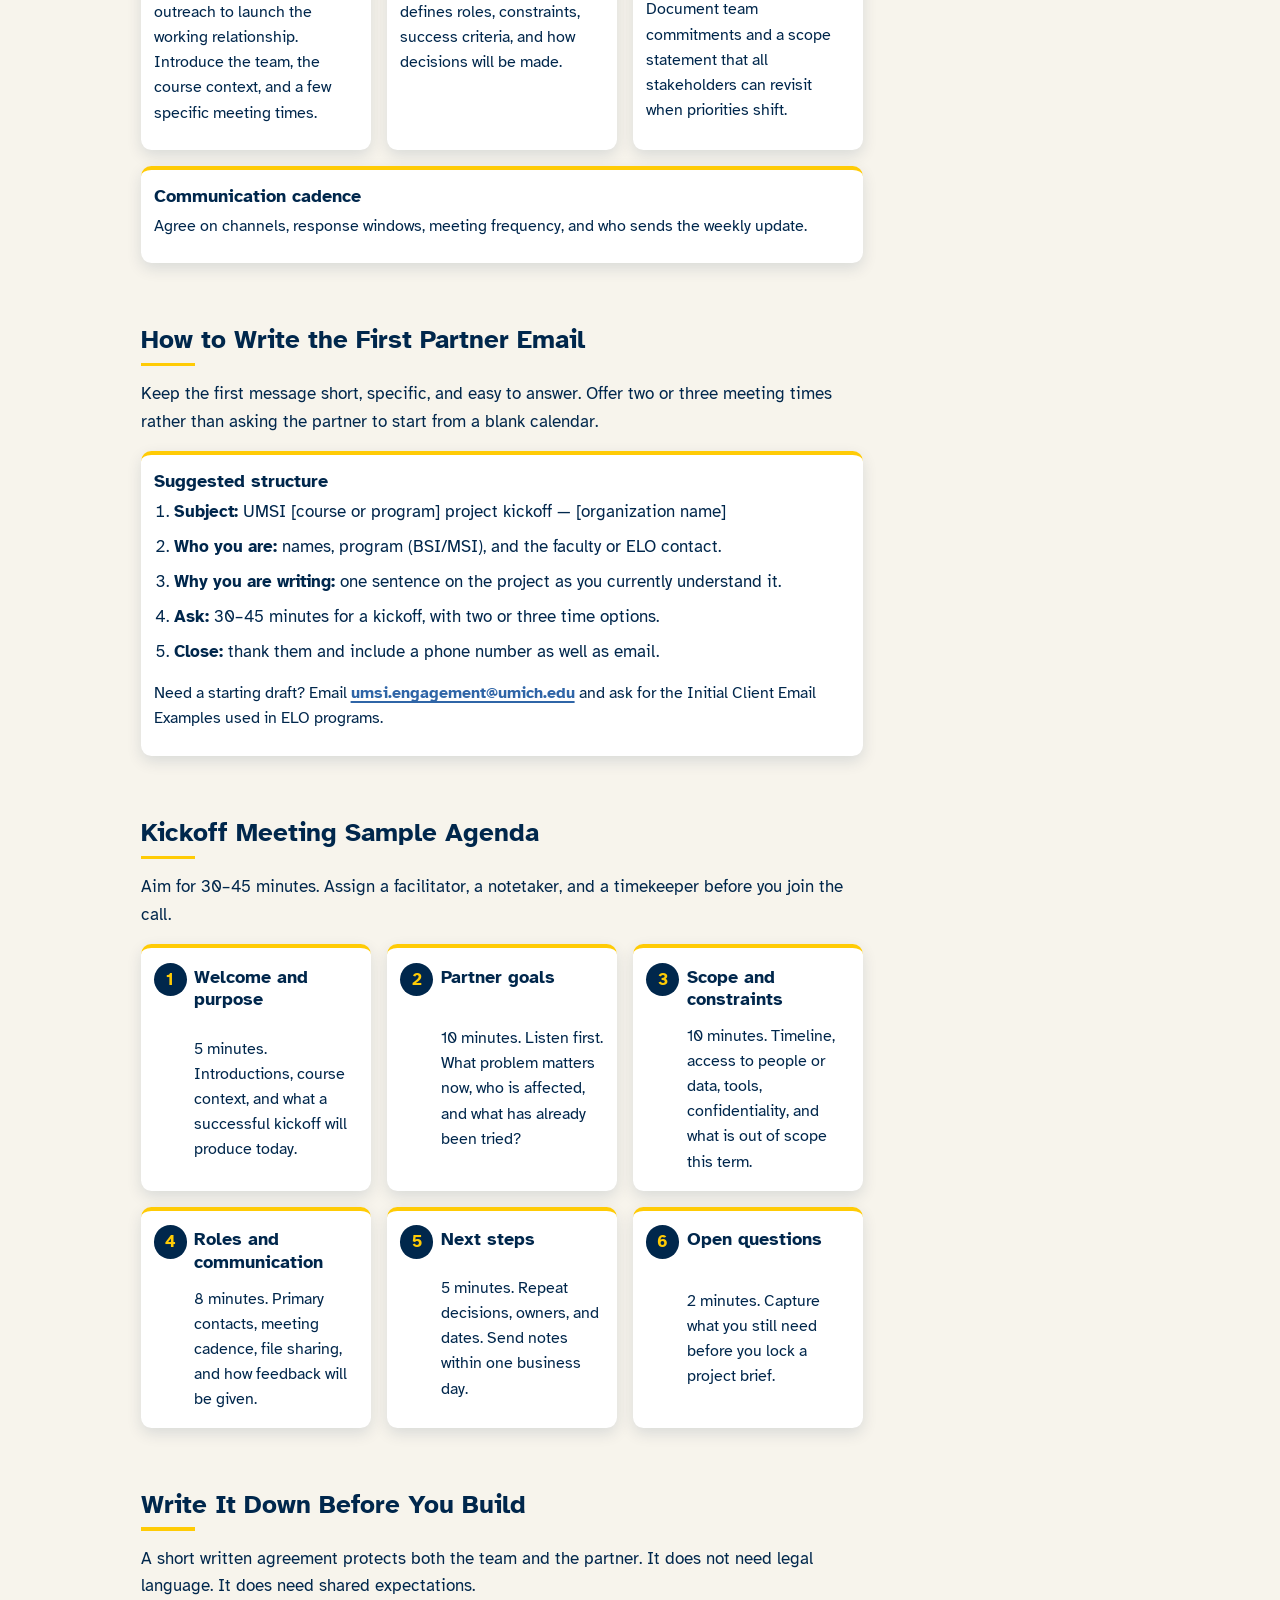
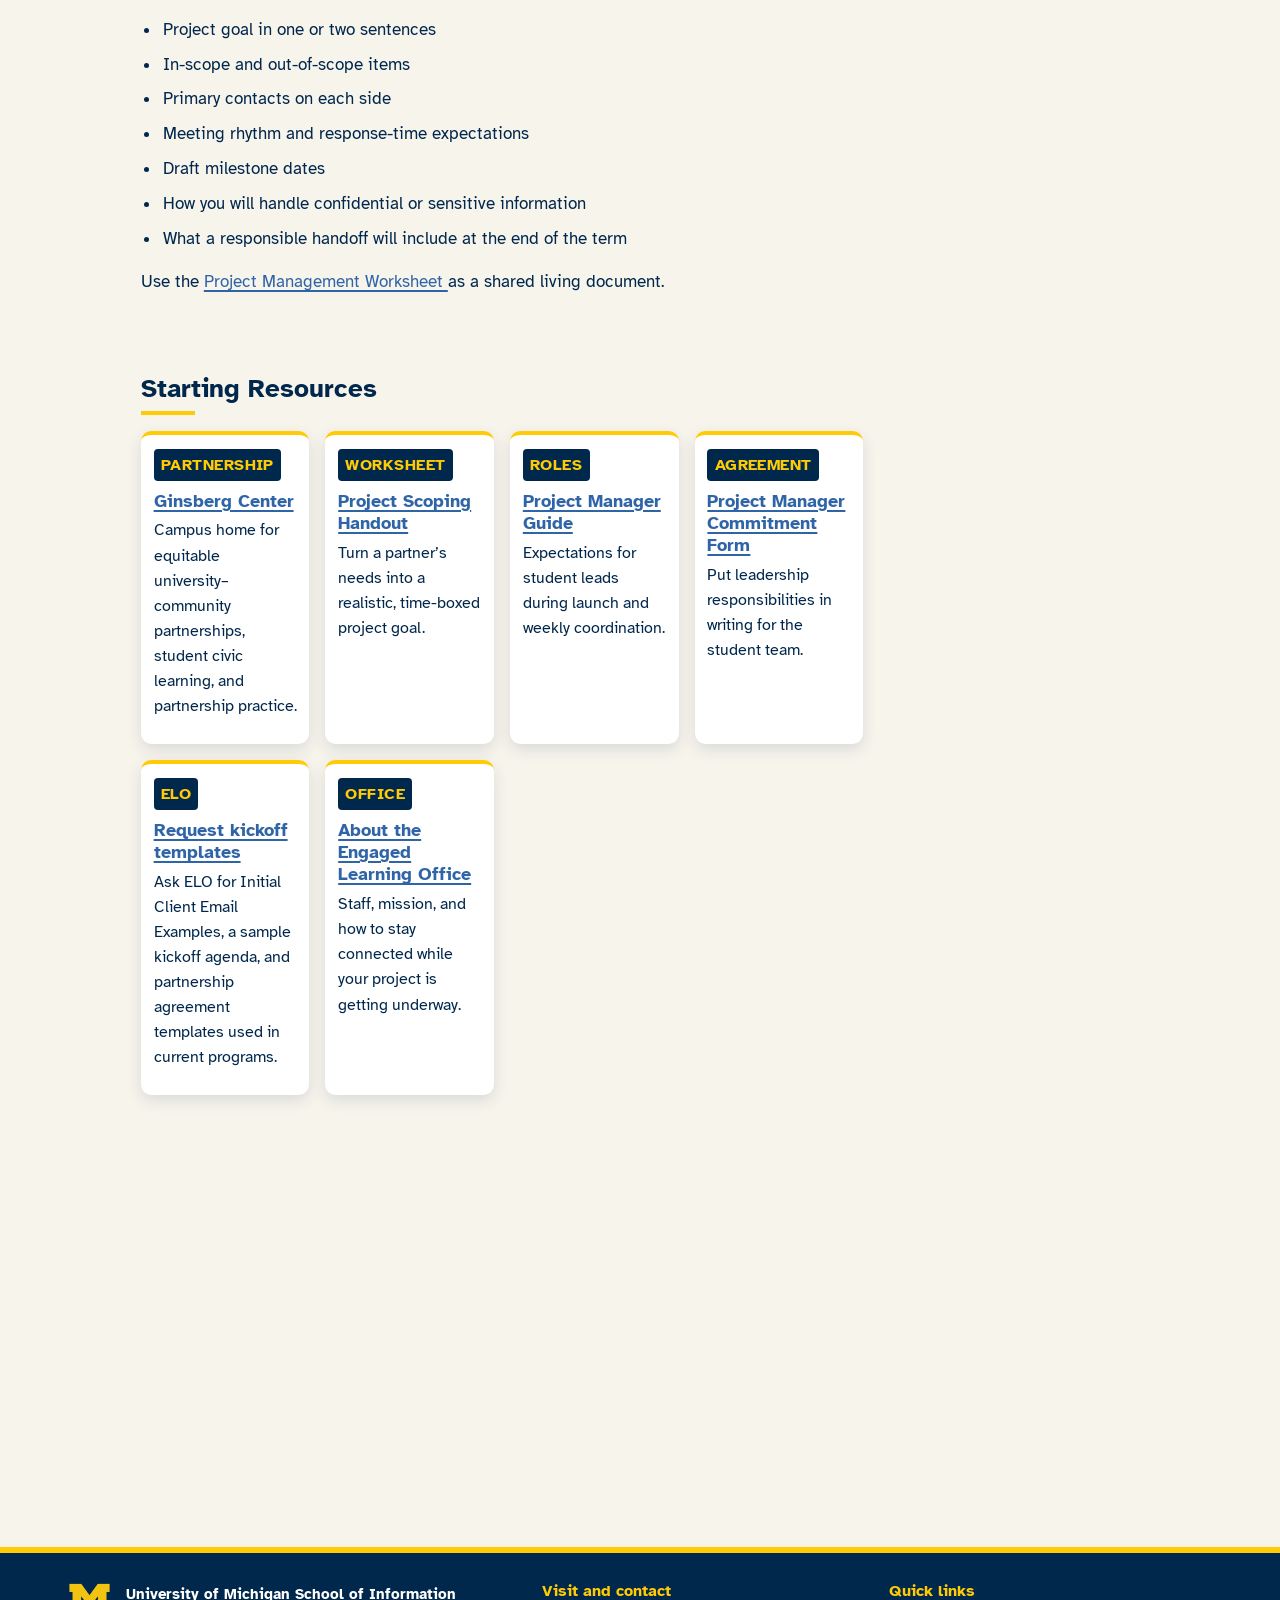
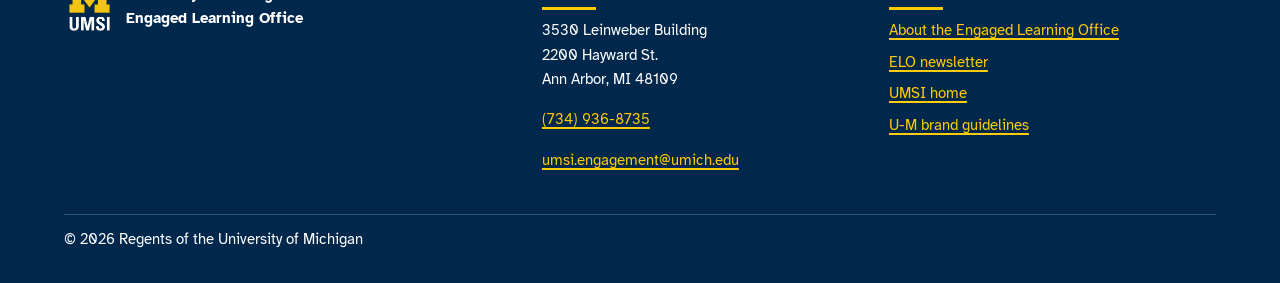
<file: starting.html>
<!DOCTYPE html>
<html lang="en">
<head>
    <meta charset="UTF-8">
    <meta name="viewport" content="width=device-width, initial-scale=1.0">
    <meta name="theme-color" content="#00274C">
    <title>Starting Your Experience | UMSI Engaged Learning Office</title>
    <link rel="stylesheet" href="css/html5reset.css">
    <link rel="stylesheet" href="css/style.css">
    <link rel="icon" href="images/umsi-signature-informal.jpg">
</head>
<body>
    <a class="skip-link" href="#main">Skip to Main Content</a>

    <header class="site-header">
        <a class="brand" href="index.html">
            <img src="images/umsi-signature-informal.jpg" alt="University of Michigan School of Information">
            <div>
                <p class="brand-kicker">University of Michigan</p>
                <p class="brand-unit">Engaged Learning Office</p>
            </div>
        </a>
    </header>

    <nav class="site-nav" aria-label="Primary">
        <ul class="nav-list">
            <li><a href="index.html" aria-label="Home"><span class="nav-label-short">Home</span><span class="nav-label-full">Home</span></a></li>
            <li><a href="preparing.html" aria-label="Preparing for your experience"><span class="nav-label-short">Prep</span><span class="nav-label-full">Preparing</span></a></li>
            <li><a href="starting.html" aria-label="Starting your experience" aria-current="page"><span class="nav-label-short">Start</span><span class="nav-label-full">Starting</span></a></li>
            <li><a href="during.html" aria-label="During your experience"><span class="nav-label-short">During</span><span class="nav-label-full">During</span></a></li>
        </ul>
    </nav>

    <aside class="stage-rail" aria-label="Engaged learning stages">
        <div class="stage-rail-inner">
            <p class="stage-rail-label">Your stage</p>
            <ol class="stage-rail-list">
                <li><a href="preparing.html">Preparing</a></li>
                <li><a href="starting.html" aria-current="page">Starting</a></li>
                <li><a href="during.html">During</a></li>
            </ol>
        </div>
    </aside>

    <main id="main" class="site-main has-toc" tabindex="-1">
        <section class="hero">
            <div class="hero-copy">
                <h1>Starting Your Experience</h1>
            <p class="lede">Turn preparation into a working partnership.</p>
            <p>Establish professional communication, run a clear kickoff, and document agreements so your team and partner share the same picture of success.</p>
            <div class="cta-row">
                <a class="btn btn-primary" href="#kickoff">Agenda</a>
                <a class="btn btn-secondary" href="during.html">During</a>
            </div>
            </div>
            <div class="hero-media">
                <img src="images/UMSI_MastersOrientation_081825_03.jpg" alt="Students participate in icebreaker activities in a large classroom.">
            </div>
        </section>

        <nav class="page-toc" aria-label="On this page" data-page-toc></nav>

        <section class="section with-media">
            <h2>First Impressions Matter</h2>
            <div class="text-col">
                <p>The starting phase is where abstract project ideas become structured, professional commitments. By establishing clear team contracts, co-creating agendas, and aligning on project scope early, you build psychological safety within your team and trust with your client.</p>
                <p>Learning how to navigate early ambiguity is one of the most valuable professional capabilities you will gain at UMSI. Do not wait for a perfect plan. Start with a shared understanding of roles, communication, and what “done” means for this term.</p>
                <div class="callout">
                    <p>If you have not yet reflected on positionality, team capacity, and partner context, return to <a href="preparing.html">Preparing for Your Experience</a> before you send the first email.</p>
                </div>
            </div>
            <div class="media-col">
                <figure>
                    <img class="photo" src="images/UMSI_MastersOrientation_081825_03.jpg" alt="Students participate in icebreaker activities in a large classroom">
                    <figcaption class="caption">Photo from the UMSI Digital Asset Portal, for SI 539 class use only.</figcaption>
                </figure>
            </div>
        </section>

        <section class="section">
            <h2>Focus for This Phase</h2>
            <div class="card-grid">
                <article class="card">
                    <h3>Partner communication</h3>
                    <p>Draft clear, professional outreach to launch the working relationship. Introduce the team, the course context, and a few specific meeting times.</p>
                </article>
                <article class="card">
                    <h3>First meetings</h3>
                    <p>Structure a kickoff that defines roles, constraints, success criteria, and how decisions will be made.</p>
                </article>
                <article class="card">
                    <h3>Formalizing agreements</h3>
                    <p>Document team commitments and a scope statement that all stakeholders can revisit when priorities shift.</p>
                </article>
                <article class="card">
                    <h3>Communication cadence</h3>
                    <p>Agree on channels, response windows, meeting frequency, and who sends the weekly update.</p>
                </article>
            </div>
        </section>

        <section class="section">
            <h2>How to Write the First Partner Email</h2>
            <p>Keep the first message short, specific, and easy to answer. Offer two or three meeting times rather than asking the partner to start from a blank calendar.</p>
            <article class="card">
                <h3>Suggested structure</h3>
                <ol>
                    <li><strong>Subject:</strong> UMSI [course or program] project kickoff — [organization name]</li>
                    <li><strong>Who you are:</strong> names, program (BSI/MSI), and the faculty or ELO contact.</li>
                    <li><strong>Why you are writing:</strong> one sentence on the project as you currently understand it.</li>
                    <li><strong>Ask:</strong> 30–45 minutes for a kickoff, with two or three time options.</li>
                    <li><strong>Close:</strong> thank them and include a phone number as well as email.</li>
                </ol>
                <p>Need a starting draft? Email <a href="mailto:umsi.engagement@umich.edu">umsi.engagement@umich.edu</a> and ask for the Initial Client Email Examples used in ELO programs.</p>
            </article>
        </section>

        <section class="section" id="kickoff">
            <h2>Kickoff Meeting Sample Agenda</h2>
            <p>Aim for 30–45 minutes. Assign a facilitator, a notetaker, and a timekeeper before you join the call.</p>
            <div class="step-grid">
                <article class="step-card">
                    <span class="step-num" aria-hidden="true">1</span>
                    <h3>Welcome and purpose</h3>
                    <p>5 minutes. Introductions, course context, and what a successful kickoff will produce today.</p>
                </article>
                <article class="step-card">
                    <span class="step-num" aria-hidden="true">2</span>
                    <h3>Partner goals</h3>
                    <p>10 minutes. Listen first. What problem matters now, who is affected, and what has already been tried?</p>
                </article>
                <article class="step-card">
                    <span class="step-num" aria-hidden="true">3</span>
                    <h3>Scope and constraints</h3>
                    <p>10 minutes. Timeline, access to people or data, tools, confidentiality, and what is out of scope this term.</p>
                </article>
                <article class="step-card">
                    <span class="step-num" aria-hidden="true">4</span>
                    <h3>Roles and communication</h3>
                    <p>8 minutes. Primary contacts, meeting cadence, file sharing, and how feedback will be given.</p>
                </article>
                <article class="step-card">
                    <span class="step-num" aria-hidden="true">5</span>
                    <h3>Next steps</h3>
                    <p>5 minutes. Repeat decisions, owners, and dates. Send notes within one business day.</p>
                </article>
                <article class="step-card">
                    <span class="step-num" aria-hidden="true">6</span>
                    <h3>Open questions</h3>
                    <p>2 minutes. Capture what you still need before you lock a project brief.</p>
                </article>
            </div>
        </section>

        <section class="section">
            <h2>Write It Down Before You Build</h2>
            <p>A short written agreement protects both the team and the partner. It does not need legal language. It does need shared expectations.</p>
            <ul class="checklist">
                <li>Project goal in one or two sentences</li>
                <li>In-scope and out-of-scope items</li>
                <li>Primary contacts on each side</li>
                <li>Meeting rhythm and response-time expectations</li>
                <li>Draft milestone dates</li>
                <li>How you will handle confidential or sensitive information</li>
                <li>What a responsible handoff will include at the end of the term</li>
            </ul>
            <p>Use the <a href="https://docs.google.com/document/d/1twc-7TYWmb_PNrOBiDI1NuJqJAuhluTICr22GRd_NLc/edit?usp=drive_link" target="_blank" rel="noopener noreferrer">Project Management Worksheet <span class="visually-hidden">(opens in a new tab)</span></a> as a shared living document.</p>
        </section>

        <section class="section">
            <h2>Starting Resources</h2>
            <div class="resource-grid">
                <article class="resource-card">
                    <p class="tag">Partnership</p>
                    <h3><a href="https://ginsberg.umich.edu/" target="_blank" rel="noopener noreferrer">Ginsberg Center <span class="visually-hidden">(opens in a new tab)</span></a></h3>
                    <p>Campus home for equitable university–community partnerships, student civic learning, and partnership practice.</p>
                </article>
                <article class="resource-card">
                    <p class="tag">Worksheet</p>
                    <h3><a href="https://docs.google.com/document/d/1TrEDolwmOIlXgYgAP9VvlOGoYOwFfe6KxzZOgZSVYVw/edit?usp=drive_link" target="_blank" rel="noopener noreferrer">Project Scoping Handout <span class="visually-hidden">(opens in a new tab)</span></a></h3>
                    <p>Turn a partner’s needs into a realistic, time-boxed project goal.</p>
                </article>
                <article class="resource-card">
                    <p class="tag">Roles</p>
                    <h3><a href="https://docs.google.com/document/d/1uwOOS0TrXWzcSShj8DUFpckWo0t1UNu_Q7WVbZnLhX0/edit" target="_blank" rel="noopener noreferrer">Project Manager Guide <span class="visually-hidden">(opens in a new tab)</span></a></h3>
                    <p>Expectations for student leads during launch and weekly coordination.</p>
                </article>
                <article class="resource-card">
                    <p class="tag">Agreement</p>
                    <h3><a href="https://docs.google.com/document/d/1U4lCNGyWKJ3C2i_VgFqAR45Z4zF1FehuthuqT-M2wdI/edit?usp=drive_link" target="_blank" rel="noopener noreferrer">Project Manager Commitment Form <span class="visually-hidden">(opens in a new tab)</span></a></h3>
                    <p>Put leadership responsibilities in writing for the student team.</p>
                </article>
                <article class="resource-card">
                    <p class="tag">ELO</p>
                    <h3><a href="mailto:umsi.engagement@umich.edu">Request kickoff templates</a></h3>
                    <p>Ask ELO for Initial Client Email Examples, a sample kickoff agenda, and partnership agreement templates used in current programs.</p>
                </article>
                <article class="resource-card">
                    <p class="tag">Office</p>
                    <h3><a href="https://www.si.umich.edu/programs/engaged-learning/about-engaged-learning-office" target="_blank" rel="noopener noreferrer">About the Engaged Learning Office <span class="visually-hidden">(opens in a new tab)</span></a></h3>
                    <p>Staff, mission, and how to stay connected while your project is getting underway.</p>
                </article>
            </div>
        </section>
    </main>

    <footer class="site-footer">
        <div class="footer-grid">
            <div class="footer-mark">
                <img src="images/umsi-signature-informal.jpg" alt="">
                <p>University of Michigan School of Information<br>Engaged Learning Office</p>
            </div>
            <div>
                <h2>Visit and contact</h2>
                <address>
                    3530 Leinweber Building<br>
                    2200 Hayward St.<br>
                    Ann Arbor, MI 48109
                </address>
                <p><a href="tel:+17349368735">(734) 936-8735</a></p>
                <p><a href="mailto:umsi.engagement@umich.edu">umsi.engagement@umich.edu</a></p>
            </div>
            <div>
                <h2>Quick links</h2>
                <ul>
                    <li><a href="https://www.si.umich.edu/programs/engaged-learning/about-engaged-learning-office">About the Engaged Learning Office</a></li>
                    <li><a href="https://umsi.info/elo-newsletter">ELO newsletter</a></li>
                    <li><a href="https://www.si.umich.edu/">UMSI home</a></li>
                    <li><a href="https://brand.umich.edu/">U-M brand guidelines</a></li>
                </ul>
            </div>
            <p class="copyright">&copy; <span class="js-year">2026</span> Regents of the University of Michigan</p>
        </div>
    </footer>

    <!--
      Starting-page narrative adapted from the SI 539 ELO Content Document (Phase 2).
      Kickoff agenda and email structure written for this assignment to replace missing public URLs
      with usable on-page guidance. Partnership links go to Ginsberg Center and ELO.
    -->
    <script src="js/main.js" defer></script>
</body>
</html>
</file>
<file: css/style.css>
/*
  UMSI Engaged Learning Office — mobile-first stylesheet
  SI 539 Client Project, Deliverable 2 (mobile) + Deliverable 3 (tablet/desktop)

  Citations:
  - Color values from University of Michigan Brand Guidelines:
    https://brand.umich.edu/design-resources/colors/
  - Atkinson Hyperlegible recommended on UM typography page:
    https://brand.umich.edu/design-resources/typography/
  - Skip-to-main pattern adapted from W3Schools “How TO - Skip to Main Content”:
    https://www.w3schools.com/howto/howto_css_skip_navigation.asp
  - Visible skip-link focus treatment also informed by The A11Y Project checklist:
    https://www.a11yproject.com/checklist/
  - Responsive video box uses the aspect-ratio approach described by MDN:
    https://developer.mozilla.org/en-US/docs/Web/CSS/aspect-ratio
  - Card and two-column CSS Grid patterns informed by MDN CSS Grid Layout:
    https://developer.mozilla.org/en-US/docs/Web/CSS/CSS_grid_layout
  - prefers-reduced-motion rule follows WCAG 2.3.3 / A11Y Project animation guidance
  - Subtle card hover motion inspired by layout rhythm on https://stylestage.dev/
    (customized; not a copy of any Style Stage theme)
  - Custom 404 UX ideas informed by Justinmind and UXPin 404 best-practice articles:
    https://www.justinmind.com/web-design/best-404-pages
    https://www.uxpin.com/studio/blog/404-page-best-practices/
  - GitHub Pages custom 404 filename convention:
    https://docs.github.com/en/pages/getting-started-with-github-pages/creating-a-custom-404-page-for-your-github-pages-site
*/

/* Atkinson Hyperlegible self-hosted (OFL) so HTML only links two CSS files.
   Font files from Google Fonts / Braille Institute. UM brand typography page
   recommends this typeface for low-vision readability. */
@font-face {
  font-family: "Atkinson Hyperlegible";
  src: url("../fonts/atkinson-regular.woff2") format("woff2");
  font-weight: 400;
  font-style: normal;
  font-display: swap;
}

@font-face {
  font-family: "Atkinson Hyperlegible";
  src: url("../fonts/atkinson-italic.woff2") format("woff2");
  font-weight: 400;
  font-style: italic;
  font-display: swap;
}

@font-face {
  font-family: "Atkinson Hyperlegible";
  src: url("../fonts/atkinson-bold.woff2") format("woff2");
  font-weight: 700;
  font-style: normal;
  font-display: swap;
}

@font-face {
  font-family: "Atkinson Hyperlegible";
  src: url("../fonts/atkinson-bolditalic.woff2") format("woff2");
  font-weight: 700;
  font-style: italic;
  font-display: swap;
}

/* --------------------------------------------------
   Design tokens (UM brand)
   -------------------------------------------------- */
:root {
  --maize: #ffcb05;
  --blue: #00274c;
  --white: #ffffff;
  --puma-black: #131516;
  --arboretum: #2f65a7;
  --tappan: #9a3324;
  --umma-tan: #cfc096;
  --law-stone: #655a52;
  --angell-ash: #989c97;
  --paper: #f7f4ec;
  --card: #ffffff;
  --focus: #00274c;
  --space: 1rem;
  --space-lg: 1.75rem;
  --radius: 0.65rem;
  --tap: 3rem;
  --shadow: 0 0.35rem 0.9rem rgba(0, 39, 76, 0.12);
}

/* --------------------------------------------------
   Base
   -------------------------------------------------- */
*,
*::before,
*::after {
  box-sizing: border-box;
}

html {
  font-size: 100%;
  scroll-behavior: smooth;
  overflow-x: hidden;
  max-width: 100%;
}

body {
  font-family: "Atkinson Hyperlegible", "Segoe UI", Tahoma, sans-serif;
  font-size: 1.05rem;
  line-height: 1.6;
  color: var(--blue);
  background-color: var(--paper);
  min-height: 100vh;
  overflow-x: hidden;
  overflow-wrap: break-word;
}

img {
  max-width: 100%;
  height: auto;
  display: block;
}

p,
ul,
ol,
address {
  margin-bottom: 1rem;
}

ul,
ol {
  padding-left: 1.25rem;
}

li {
  margin-bottom: 0.45rem;
}

strong {
  font-weight: 700;
}

a {
  color: var(--arboretum);
  text-decoration: underline;
  text-decoration-thickness: 0.12rem;
  text-underline-offset: 0.18rem;
}

a:hover,
a:focus {
  color: var(--blue);
}

h1,
h2,
h3 {
  line-height: 1.25;
  font-weight: 700;
  color: var(--blue);
  overflow-wrap: break-word;
}

h1 {
  font-size: clamp(1.4rem, 5.6vw, 1.9rem);
  margin-bottom: 0.75rem;
}

h2 {
  font-size: clamp(1.22rem, 5.2vw, 1.5rem);
  margin-bottom: 0.75rem;
}

h2::after {
  content: "";
  display: block;
  width: 3.4rem;
  height: 0.22rem;
  background-color: var(--maize);
  margin-top: 0.4rem;
}

h3 {
  font-size: 1.12rem;
  margin-bottom: 0.4rem;
}

.visually-hidden {
  position: absolute;
  width: 1px;
  height: 1px;
  padding: 0;
  margin: -1px;
  overflow: hidden;
  clip: rect(0, 0, 0, 0);
  white-space: nowrap;
  border: 0;
}

/* Skip link: hidden until keyboard focus
   Adapted from W3Schools skip navigation tutorial */
.skip-link {
  position: absolute;
  top: 0.6rem;
  left: 0.6rem;
  z-index: 1000;
  padding: 0.7rem 1rem;
  background-color: var(--maize);
  color: var(--blue);
  font-weight: 700;
  text-decoration: none;
  border-radius: 0.4rem;
  min-height: var(--tap);
  clip-path: inset(50%);
  width: 1px;
  height: 1px;
  overflow: hidden;
  white-space: nowrap;
}

.skip-link:focus {
  clip-path: none;
  width: auto;
  height: auto;
  overflow: visible;
  white-space: normal;
  outline: 0.2rem solid var(--blue);
  outline-offset: 0.15rem;
}

:focus-visible {
  outline: 0.2rem solid var(--focus);
  outline-offset: 0.15rem;
}

.skip-link:focus-visible,
.site-nav a:focus-visible,
.site-footer a:focus-visible {
  outline-color: var(--maize);
}

/* --------------------------------------------------
   Header + brand
   -------------------------------------------------- */
.site-header {
  background-color: var(--white);
  border-top: 0.45rem solid var(--maize);
  padding: 0.85rem 4%;
}

.brand {
  display: grid;
  grid-template-columns: 4.4rem 1fr;
  gap: 0.75rem;
  align-items: center;
  text-decoration: none;
  color: var(--blue);
  min-height: var(--tap);
}

.brand img {
  width: 4.4rem;
  height: auto;
  border-radius: 0.4rem;
}

.brand-kicker {
  font-size: 0.78rem;
  letter-spacing: 0.04em;
  text-transform: uppercase;
  color: var(--law-stone);
  margin-bottom: 0.15rem;
}

.brand-unit {
  font-size: 1.05rem;
  font-weight: 700;
  line-height: 1.2;
  margin: 0;
}

/* --------------------------------------------------
   Navigation — 2-column Grid of large tap targets
   -------------------------------------------------- */
.site-nav {
  background-color: var(--blue);
  padding: 0.75rem 4% 0.9rem;
}

.site-nav .nav-list {
  display: grid;
  grid-template-columns: repeat(2, minmax(0, 1fr));
  gap: 0.5rem;
  list-style: none;
  padding: 0;
  margin: 0;
}

.site-nav a {
  display: flex;
  align-items: center;
  justify-content: center;
  min-height: 3.25rem;
  padding: 0.75rem 0.45rem;
  background-color: rgba(255, 255, 255, 0.08);
  color: var(--white);
  text-decoration: none;
  font-weight: 700;
  font-size: 1.1rem;
  letter-spacing: 0;
  text-align: center;
  border-radius: 0.45rem;
  border: 0.14rem solid transparent;
  max-width: 100%;
}

.site-nav a:hover {
  background-color: rgba(255, 203, 5, 0.18);
  color: var(--maize);
}

/* Current page: maize fill + bold + left bar + underline
   so identification is not color-only (WCAG 1.4.1) */
.site-nav a[aria-current="page"] {
  background-color: var(--maize);
  color: var(--blue);
  border-color: var(--white);
  box-shadow: inset 0 -0.28rem 0 var(--tappan);
  text-decoration: underline;
  text-decoration-thickness: 0.16rem;
  text-underline-offset: 0.2rem;
}

/* --------------------------------------------------
   Main layout
   -------------------------------------------------- */
.site-main {
  padding: 1.25rem 4% 2.5rem;
}

.hero {
  margin: 0 0 1.5rem;
  padding: 1.15rem 1.1rem 1.3rem;
  background-color: var(--blue);
  color: var(--white);
  border-radius: var(--radius);
  box-shadow: var(--shadow);
  max-width: 100%;
}

.hero h1 {
  color: var(--white);
  margin-bottom: 0.75rem;
}

.hero h1::after {
  content: "";
  display: block;
  width: 3.4rem;
  height: 0.28rem;
  background-color: var(--maize);
  margin-top: 0.45rem;
}

.hero p {
  color: var(--white);
  margin-bottom: 0.85rem;
}

.hero a {
  color: var(--maize);
}

.hero .btn-primary,
.hero .btn-primary:hover,
.hero .btn-primary:focus {
  color: var(--blue);
  text-decoration: none;
}

.hero .btn-secondary,
.hero .btn-secondary:hover,
.hero .btn-secondary:focus {
  color: var(--blue);
  text-decoration: none;
}

.lede {
  font-size: 1.08rem;
}

.section {
  margin-bottom: 2rem;
}

.section > h2 {
  margin-bottom: 0.85rem;
  scroll-margin-top: 1rem;
}

.photo {
  width: 100%;
  border-radius: var(--radius);
  margin: 0.75rem 0 1rem;
  box-shadow: var(--shadow);
}

.caption {
  font-size: 0.92rem;
  color: var(--law-stone);
  margin-top: -0.55rem;
  margin-bottom: 1rem;
}

/* Responsive video — MDN aspect-ratio */
.video-frame {
  position: relative;
  width: 100%;
  aspect-ratio: 16 / 9;
  margin: 1rem 0;
  border-radius: var(--radius);
  overflow: hidden;
  background-color: var(--puma-black);
  box-shadow: var(--shadow);
}

.video-frame iframe {
  position: absolute;
  inset: 0;
  width: 100%;
  height: 100%;
  border: 0;
}

/* --------------------------------------------------
   Buttons / CTAs
   -------------------------------------------------- */
.btn {
  display: inline-flex;
  align-items: center;
  justify-content: center;
  min-height: var(--tap);
  padding: 0.7rem 1.1rem;
  border-radius: 0.45rem;
  font-weight: 700;
  text-decoration: none;
  text-align: center;
}

.btn-primary {
  background-color: var(--maize);
  color: var(--blue);
}

.btn-primary:hover,
.btn-primary:focus {
  background-color: var(--white);
  color: var(--blue);
  outline: 0.18rem solid var(--maize);
}

.btn-secondary {
  background-color: var(--white);
  color: var(--blue);
  border: 0.16rem solid var(--blue);
}

.btn-secondary:hover,
.btn-secondary:focus {
  background-color: var(--paper);
}

.cta-row {
  display: grid;
  grid-template-columns: repeat(2, minmax(0, 1fr));
  gap: 0.65rem;
  margin-top: 0.5rem;
}

.cta-row .btn {
  width: 100%;
  white-space: normal;
  font-size: 0.92rem;
  padding-inline: 0.45rem;
}

/* --------------------------------------------------
   Card grids — used on all four pages
   Two tracks (not a single 1fr column)
   -------------------------------------------------- */
.card-grid,
.program-grid,
.resource-grid,
.step-grid,
.question-grid {
  display: grid;
  grid-template-columns: repeat(2, minmax(0, 1fr));
  gap: 0.75rem;
  margin: 1rem 0 0;
}

.card-grid > *,
.program-grid > *,
.resource-grid > *,
.step-grid > *,
.question-grid > *,
.cta-row > *,
.nav-list > *,
.footer-grid > *,
.brand > * {
  min-width: 0;
}

.card,
.program-card,
.resource-card,
.step-card,
.question-card {
  background-color: var(--card);
  border-radius: var(--radius);
  padding: 0.9rem 0.8rem 1rem;
  box-shadow: var(--shadow);
  border-top: 0.28rem solid var(--maize);
  transition: transform 0.2s ease, box-shadow 0.2s ease;
  overflow-wrap: break-word;
}

.card:hover,
.program-card:hover,
.resource-card:hover,
.step-card:hover,
.question-card:hover {
  transform: translateY(-0.12rem);
  box-shadow: 0 0.5rem 1.1rem rgba(0, 39, 76, 0.16);
}

.card p,
.program-card p,
.resource-card p,
.step-card p,
.question-card p {
  margin-bottom: 0.55rem;
  font-size: 0.98rem;
}

.card-grid article:last-child:nth-child(odd) {
  grid-column: 1 / -1;
}

.tag {
  display: inline-block;
  background-color: var(--blue);
  color: var(--maize);
  font-size: 0.75rem;
  font-weight: 700;
  letter-spacing: 0.03em;
  text-transform: uppercase;
  padding: 0.2rem 0.45rem;
  border-radius: 0.25rem;
  margin-bottom: 0.45rem;
}

.resource-card a,
.program-card a,
.card a {
  font-weight: 700;
}

/* Numbered process steps */
.step-card {
  display: grid;
  grid-template-columns: 2.1rem 1fr;
  gap: 0.45rem;
  align-items: start;
}

.step-num {
  display: flex;
  align-items: center;
  justify-content: center;
  width: 2.1rem;
  height: 2.1rem;
  background-color: var(--blue);
  color: var(--maize);
  font-weight: 700;
  border-radius: 50%;
}

.step-card h3 {
  grid-column: 2;
  margin-top: 0.2rem;
}

.step-card p {
  grid-column: 2;
  margin-bottom: 0;
}

/* Callout / quote */
.callout {
  background-color: var(--white);
  border-left: 0.4rem solid var(--arboretum);
  padding: 0.9rem 1rem;
  margin: 1rem 0;
  border-radius: 0 0.5rem 0.5rem 0;
  box-shadow: var(--shadow);
}

.checklist li {
  padding-left: 0.15rem;
}

/* Newsletter / aside */
.connect {
  background-color: var(--blue);
  color: var(--white);
  padding: 1.15rem 1rem 1.3rem;
  border-radius: var(--radius);
  margin-bottom: 0.5rem;
}

.connect h2 {
  color: var(--white);
}

.connect p {
  color: var(--white);
}

.connect a {
  color: var(--maize);
}

.connect .btn-primary,
.connect .btn-primary:hover,
.connect .btn-primary:focus {
  color: var(--blue);
  text-decoration: none;
}

/* --------------------------------------------------
   Footer — same markup and layout on every page
   -------------------------------------------------- */
.site-footer {
  background-color: var(--blue);
  color: var(--white);
  padding: 1.4rem 4% 1.7rem;
  border-top: 0.4rem solid var(--maize);
}

.footer-grid {
  display: grid;
  grid-template-columns: repeat(2, minmax(0, 1fr));
  gap: 1.1rem 0.85rem;
}

.site-footer h2 {
  color: var(--maize);
  border-bottom: 0;
  font-size: 1rem;
  display: block;
  margin-bottom: 0.5rem;
}

.site-footer p,
.site-footer address,
.site-footer li {
  color: var(--white);
  font-size: 0.95rem;
  font-style: normal;
}

.site-footer ul {
  list-style: none;
  padding: 0;
  margin: 0;
}

.site-footer a {
  color: var(--maize);
}

.site-footer a:hover,
.site-footer a:focus {
  color: var(--white);
}

.footer-mark {
  grid-column: 1 / -1;
  display: grid;
  grid-template-columns: 3.2rem 1fr;
  gap: 0.65rem;
  align-items: center;
  padding-bottom: 0.6rem;
  border-bottom: 0.08rem solid rgba(255, 203, 5, 0.35);
}

.footer-mark img {
  width: 3.2rem;
  border-radius: 0.3rem;
}

.footer-mark p {
  margin: 0;
  font-weight: 700;
}

.copyright {
  grid-column: 1 / -1;
  margin: 0.4rem 0 0;
  padding-top: 0.7rem;
  border-top: 0.08rem solid rgba(255, 255, 255, 0.2);
  font-size: 0.88rem;
}

/* --------------------------------------------------
   Accessibility-only media query (allowed)
   Hide/stop animation when the user prefers reduced motion
   -------------------------------------------------- */
@media (prefers-reduced-motion: reduce) {
  html {
    scroll-behavior: auto;
  }

  *,
  *::before,
  *::after {
    animation: none !important;
    transition: none !important;
  }

}

.video-fallback {
  margin: 0.35rem 0 0;
  font-size: 0.95rem;
}

/* --------------------------------------------------
   Nav label swap (short on mobile, full on larger screens)
   -------------------------------------------------- */
.nav-label-full {
  display: none;
}

.nav-label-short {
  display: inline;
}

/* --------------------------------------------------
   Stage progress rail + on-this-page TOC (challenging element)
   Hidden on the default/mobile baseline; revealed in min-width queries
   -------------------------------------------------- */
.stage-rail {
  display: none;
}

.page-toc {
  display: none;
}

.hero-media {
  display: none;
}

/* --------------------------------------------------
   404 page (mobile base)
   -------------------------------------------------- */
.error-panel {
  text-align: center;
  padding: 1.5rem 1rem 1.75rem;
  background-color: var(--white);
  border-radius: var(--radius);
  box-shadow: var(--shadow);
  border-top: 0.35rem solid var(--maize);
  margin-bottom: 1.5rem;
}

.error-code {
  font-size: clamp(3rem, 18vw, 4.5rem);
  font-weight: 700;
  line-height: 1;
  color: var(--blue);
  margin: 0 0 0.5rem;
}

.error-code span {
  display: inline-block;
  color: var(--blue);
  padding: 0.05em 0.18em 0.08em;
  border-radius: 0.2em;
  line-height: 1;
}

.error-panel .lede {
  max-width: 36rem;
  margin-inline: auto;
}

.error-actions {
  display: grid;
  grid-template-columns: 1fr;
  gap: 0.65rem;
  margin: 1.1rem 0 0;
}

.error-actions .btn {
  width: 100%;
}

/* --------------------------------------------------
   Tablet and up — min-width only (Deliverable 3)
   Designed primarily for ~768px tablets in landscape/portrait
   -------------------------------------------------- */
@media (min-width: 768px) {
  body {
    font-size: 1.08rem;
  }

  .site-header {
    padding: 1rem 5%;
  }

  .brand {
    grid-template-columns: 5rem 1fr;
    max-width: 40rem;
  }

  .brand img {
    width: 5rem;
  }

  .brand-unit {
    font-size: 1.2rem;
  }

  .site-nav {
    padding: 0.85rem 5%;
  }

  .site-nav .nav-list {
    grid-template-columns: repeat(4, minmax(0, 1fr));
    gap: 0.6rem;
  }

  .nav-label-short {
    display: none;
  }

  .nav-label-full {
    display: inline;
  }

  .site-nav a {
    min-height: 3rem;
    font-size: 1rem;
    padding: 0.65rem 0.5rem;
  }

  /* Sticky horizontal stage progress — unique for larger screens */
  .stage-rail {
    display: block;
    position: sticky;
    top: 0;
    z-index: 50;
    background-color: var(--white);
    border-bottom: 0.12rem solid rgba(0, 39, 76, 0.12);
    padding: 0.55rem 5%;
    box-shadow: 0 0.2rem 0.55rem rgba(0, 39, 76, 0.08);
  }

  .stage-rail-label {
    font-size: 0.78rem;
    font-weight: 700;
    letter-spacing: 0.04em;
    text-transform: uppercase;
    color: var(--law-stone);
    margin: 0 0 0.35rem;
  }

  .stage-rail-list {
    display: grid;
    grid-template-columns: repeat(3, minmax(0, 1fr));
    gap: 0.45rem;
    list-style: none;
    margin: 0;
    padding: 0;
    counter-reset: stage;
  }

  .stage-rail-list li {
    margin: 0;
    counter-increment: stage;
  }

  .stage-rail-list a {
    display: grid;
    grid-template-columns: auto 1fr;
    gap: 0.45rem;
    align-items: center;
    min-height: 2.75rem;
    padding: 0.45rem 0.65rem;
    text-decoration: none;
    color: var(--blue);
    background-color: var(--paper);
    border-radius: 0.45rem;
    border: 0.12rem solid transparent;
    font-weight: 700;
    font-size: 0.95rem;
  }

  .stage-rail-list a::before {
    content: counter(stage);
    display: flex;
    align-items: center;
    justify-content: center;
    width: 1.55rem;
    height: 1.55rem;
    border-radius: 50%;
    background-color: var(--blue);
    color: var(--maize);
    font-size: 0.85rem;
  }

  .stage-rail-list a:hover,
  .stage-rail-list a:focus {
    border-color: var(--arboretum);
    color: var(--blue);
  }

  .stage-rail-list a[aria-current="page"] {
    background-color: var(--blue);
    color: var(--white);
    border-color: var(--maize);
  }

  .stage-rail-list a[aria-current="page"]::before {
    background-color: var(--maize);
    color: var(--blue);
  }

  .site-main {
    padding: 1.6rem 5% 3rem;
    max-width: 58rem;
    margin-inline: auto;
  }

  .section > h2 {
    scroll-margin-top: 5.5rem;
  }

  .hero {
    padding: 1.5rem 1.5rem 1.6rem;
  }

  h1 {
    font-size: clamp(1.7rem, 3vw, 2.15rem);
  }

  h2 {
    font-size: clamp(1.35rem, 2.4vw, 1.65rem);
  }

  .page-toc {
    display: block;
    margin: 0 0 1.5rem;
    padding: 0.9rem 1rem;
    background-color: var(--white);
    border-radius: var(--radius);
    box-shadow: var(--shadow);
    border-left: 0.28rem solid var(--maize);
  }

  .page-toc-title {
    margin: 0 0 0.5rem;
    font-size: 0.8rem;
    font-weight: 700;
    letter-spacing: 0.04em;
    text-transform: uppercase;
    color: var(--law-stone);
  }

  .page-toc-list {
    display: flex;
    flex-wrap: wrap;
    gap: 0.45rem;
    list-style: none;
    margin: 0;
    padding: 0;
  }

  .page-toc-list li {
    margin: 0;
  }

  .page-toc-list a {
    display: inline-flex;
    align-items: center;
    min-height: 2.4rem;
    padding: 0.35rem 0.7rem;
    background-color: var(--paper);
    border-radius: 0.35rem;
    text-decoration: none;
    color: var(--blue);
    font-weight: 700;
    font-size: 0.92rem;
    border: 0.1rem solid transparent;
  }

  .page-toc-list a:hover,
  .page-toc-list a:focus {
    border-color: var(--arboretum);
  }

  .page-toc-list a[aria-current="true"] {
    background-color: var(--blue);
    color: var(--maize);
    text-decoration: underline;
    text-underline-offset: 0.15rem;
  }

  .card-grid,
  .program-grid,
  .resource-grid,
  .step-grid,
  .question-grid {
    grid-template-columns: repeat(3, minmax(0, 1fr));
    gap: 1rem;
  }

  .card-grid article:last-child:nth-child(odd) {
    grid-column: auto;
  }

  .card-grid article:last-child:nth-child(3n + 1):nth-last-child(1) {
    grid-column: 1 / -1;
  }

  .cta-row {
    max-width: 28rem;
  }

  .error-actions {
    grid-template-columns: repeat(2, minmax(0, 1fr));
    max-width: 32rem;
    margin-inline: auto;
  }

  .footer-grid {
    grid-template-columns: repeat(3, minmax(0, 1fr));
    gap: 1.25rem;
  }

  .footer-mark {
    grid-column: 1 / -1;
  }

  .site-footer {
    padding: 1.7rem 5% 2rem;
  }

  .connect {
    display: grid;
    grid-template-columns: 1.4fr 1fr;
    gap: 1rem 1.5rem;
    align-items: center;
    padding: 1.4rem 1.4rem;
  }

  .connect h2 {
    grid-column: 1 / -1;
  }
}

/* --------------------------------------------------
   Desktop and up — structural layout shift
   Designed for ~1100px+ laptops/desktops
   -------------------------------------------------- */
@media (min-width: 1100px) {
  .site-header {
    padding: 1.1rem 6%;
  }

  .site-nav {
    padding: 0.9rem 6%;
  }

  .site-nav a {
    font-size: 1.05rem;
    letter-spacing: 0.01em;
  }

  .stage-rail {
    padding: 0.65rem 6%;
  }

  .stage-rail-inner {
    max-width: 72rem;
    margin-inline: auto;
    display: grid;
    grid-template-columns: auto 1fr;
    gap: 1rem;
    align-items: center;
  }

  .stage-rail-label {
    margin: 0;
  }

  .site-main {
    max-width: 72rem;
    padding: 2rem 6% 3.5rem;
  }

  /* Content pages: main column + sticky TOC */
  .site-main.has-toc {
    display: grid;
    grid-template-columns: minmax(0, 1fr) 15.5rem;
    gap: 1.75rem;
    align-items: start;
  }

  .site-main.has-toc > .hero,
  .site-main.has-toc > .section,
  .site-main.has-toc > .connect,
  .site-main.has-toc > .error-panel {
    grid-column: 1;
  }

  .site-main.has-toc > .page-toc {
    grid-column: 2;
    grid-row: 1 / span 20;
    position: sticky;
    top: 5.5rem;
    align-self: start;
    margin: 0;
  }

  .page-toc-list {
    flex-direction: column;
    flex-wrap: nowrap;
  }

  .page-toc-list a {
    width: 100%;
  }

  /* Hero becomes a two-column composition with photo */
  .hero {
    display: grid;
    grid-template-columns: 1.15fr 0.85fr;
    gap: 1.25rem;
    align-items: stretch;
    padding: 0;
    overflow: hidden;
  }

  .hero-copy {
    padding: 1.75rem 1.6rem 1.85rem;
  }

  .hero-media {
    display: block;
    margin: 0;
    min-height: 100%;
  }

  .hero-media img {
    width: 100%;
    height: 100%;
    object-fit: cover;
    border-radius: 0;
  }

  .program-grid {
    grid-template-columns: repeat(3, minmax(0, 1fr));
  }

  .resource-grid {
    grid-template-columns: repeat(4, minmax(0, 1fr));
  }

  .step-grid {
    grid-template-columns: repeat(3, minmax(0, 1fr));
  }

  /* Photo + text pairings breathe on wide screens */
  .section.with-media {
    display: grid;
    grid-template-columns: 1fr 1fr;
    gap: 1.25rem 1.5rem;
    align-items: start;
  }

  .section.with-media > h2 {
    grid-column: 1 / -1;
  }

  .section.with-media > .media-col {
    order: 2;
  }

  .section.with-media > .text-col {
    order: 1;
  }

  .footer-grid {
    grid-template-columns: 1.4fr 1fr 1fr;
    max-width: 72rem;
    margin-inline: auto;
  }

  .footer-mark {
    grid-column: auto;
    border-bottom: 0;
    padding-bottom: 0;
    align-self: start;
  }

  .copyright {
    grid-column: 1 / -1;
  }

  .error-panel {
    padding: 2.25rem 2rem;
  }

  .error-actions {
    grid-template-columns: repeat(4, minmax(0, 1fr));
    max-width: 48rem;
  }

  .connect {
    grid-template-columns: 1.6fr auto;
  }
}
</file>
